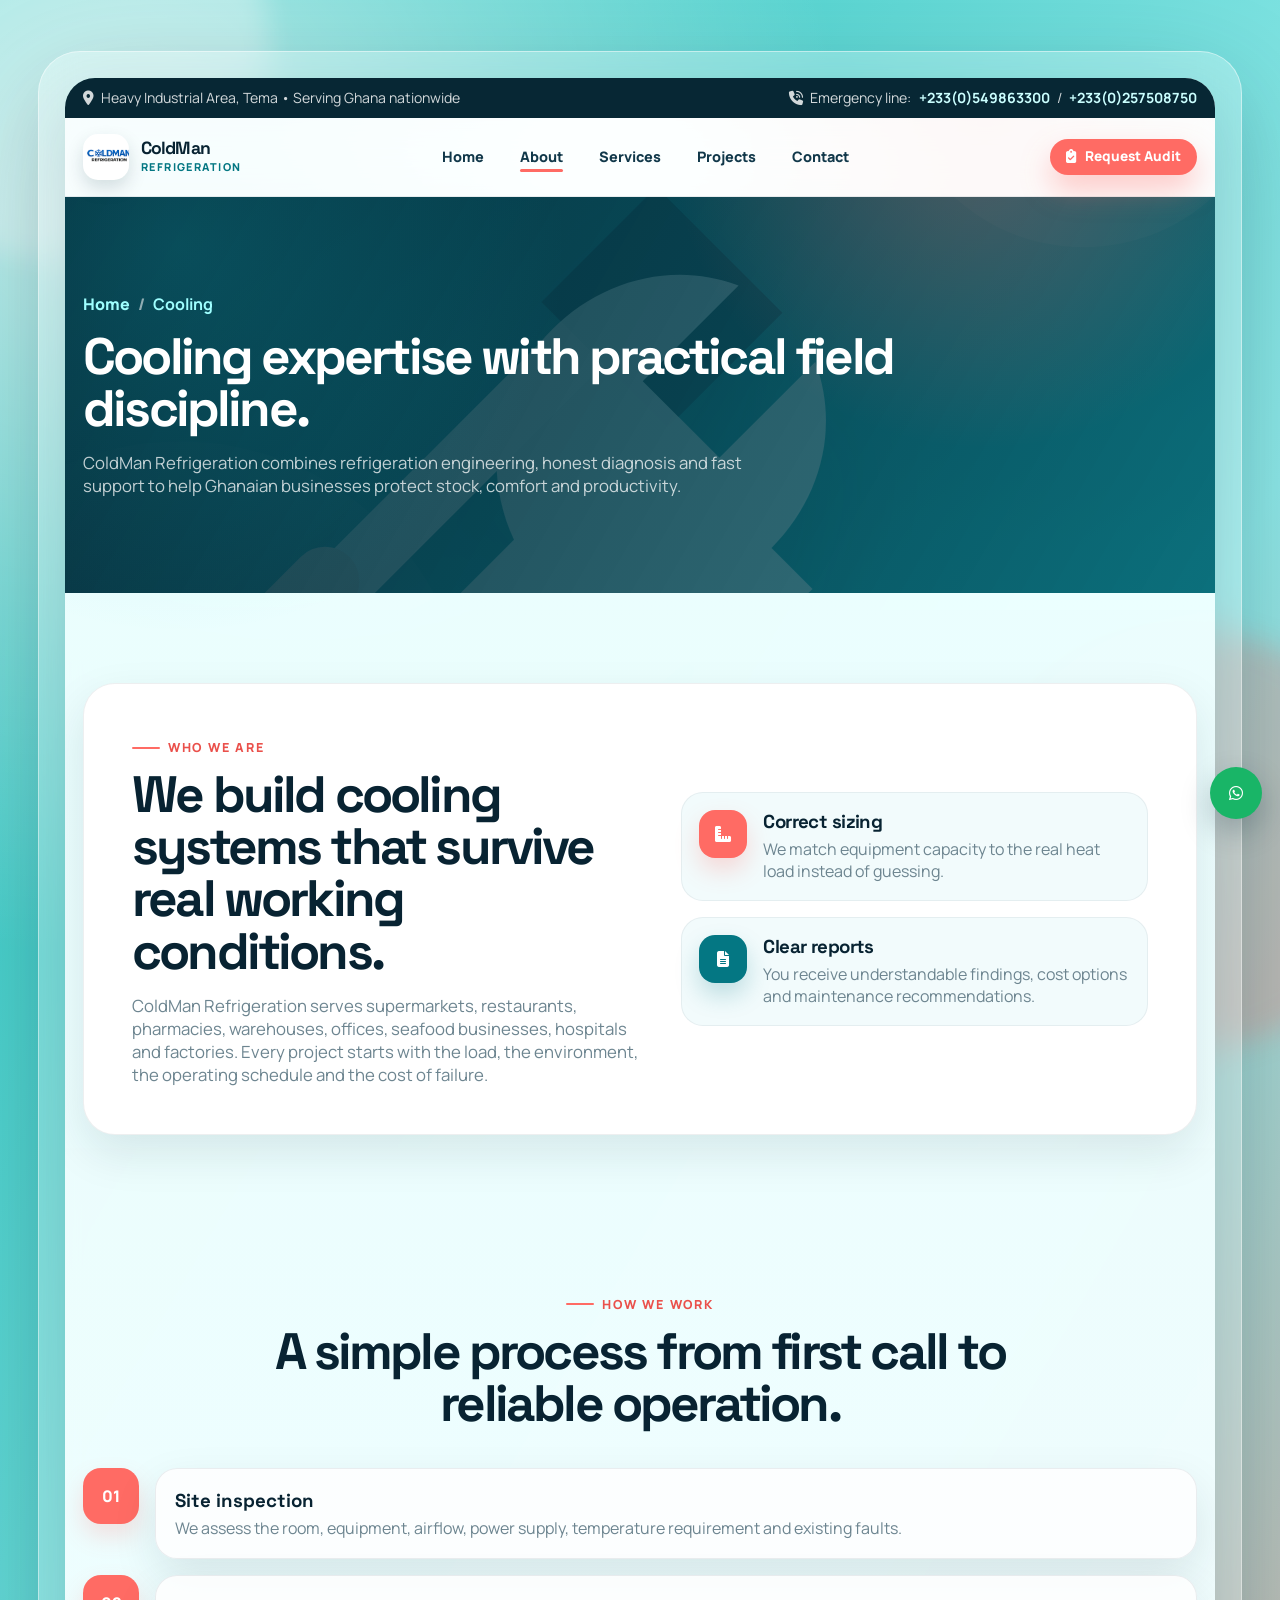
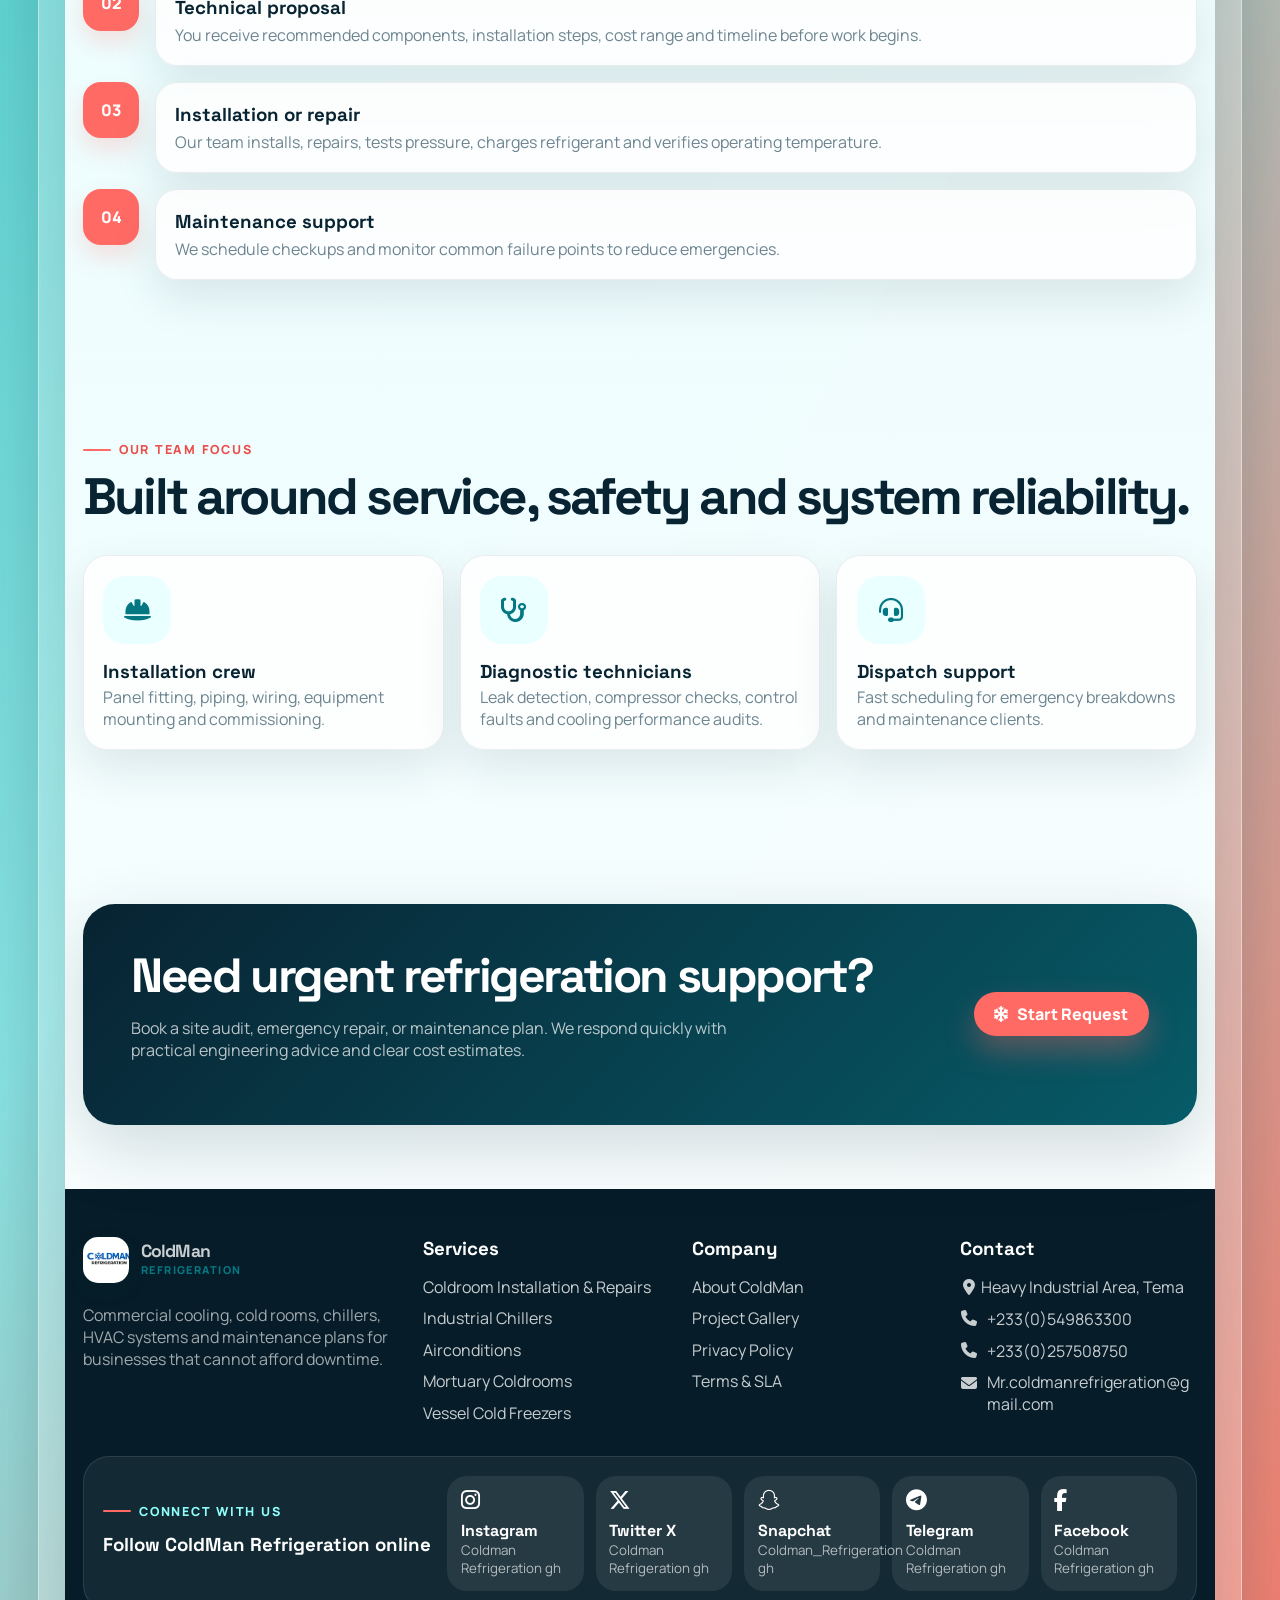
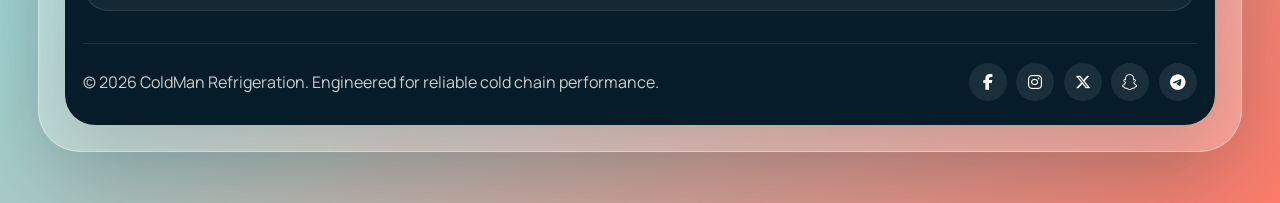
<file: about.html>
<!DOCTYPE html>
<html lang="en">
<head>
  <meta charset="UTF-8">
  <meta name="viewport" content="width=device-width, initial-scale=1.0">
  <meta name="description" content="Learn about ColdMan Refrigeration, our engineering process, values and commercial cooling expertise in Ghana.">
  <title>About ColdMan Refrigeration | Cooling Engineers in Ghana</title>
  <link rel="preconnect" href="https://fonts.googleapis.com">
  <link rel="preconnect" href="https://fonts.gstatic.com" crossorigin>
  <link rel="stylesheet" href="https://cdnjs.cloudflare.com/ajax/libs/font-awesome/6.5.1/css/all.min.css">
  <link rel="stylesheet" href="style.css">
</head>
<body>
  <a class="skip-link" href="#main">Skip to content</a>
  <div class="page-shell">
    <div class="site-frame">
      <div class="top-strip">
        <div class="container">
          <span><i class="fa-solid fa-location-dot"></i> Heavy Industrial Area, Tema • Serving Ghana nationwide</span>
          <span><i class="fa-solid fa-phone-volume"></i> Emergency line: <a href="tel:+233549863300">+233(0)549863300</a> / <a href="tel:+233257508750">+233(0)257508750</a></span>
        </div>
      </div>
      <header class="site-header">
        <div class="container navbar">
          <a class="brand" href="index.html" aria-label="ColdMan Refrigeration home">
            <img class="brand-logo" src="images/coldman-logo.png" alt="ColdMan Refrigeration logo">
            <span class="brand-text"><strong>ColdMan</strong><small>Refrigeration</small></span>
          </a>
          <nav class="nav-links" aria-label="Main navigation">
            <a href="index.html">Home</a>
            <a href="about.html">About</a>
            <a href="services.html">Services</a>
            <a href="projects.html">Projects</a>
            <a href="contact.html">Contact</a>
          </nav>
          <div class="nav-actions">
            <button class="btn btn-primary btn-small" type="button" data-open-quote><i class="fa-solid fa-clipboard-check"></i> Request Audit</button>
            <button class="menu-toggle" type="button" aria-label="Toggle menu" aria-expanded="false"><i class="fa-solid fa-bars"></i></button>
          </div>
        </div>
      </header>

      <main id="main">
<section class="page-hero" style="background-image: linear-gradient(120deg, rgba(6,43,57,.96), rgba(7,91,104,.78)), url(images/hero-technician.svg)">
  <div class="container">
    <div class="breadcrumbs"><a href="index.html">Home</a><span>/</span><strong>Cooling</strong></div>
    <h1 class="section-title">Cooling expertise with practical field discipline.</h1>
    <p class="section-lead">ColdMan Refrigeration combines refrigeration engineering, honest diagnosis and fast support to help Ghanaian businesses protect stock, comfort and productivity.</p>
  </div>
</section>
        <section class="section">
          <div class="container">
            <div class="promise" data-animate>
              <div>
                <span class="section-eyebrow">Who we are</span>
                <h2 class="section-title">We build cooling systems that survive real working conditions.</h2>
                <p class="section-lead">ColdMan Refrigeration serves supermarkets, restaurants, pharmacies, warehouses, offices, seafood businesses, hospitals and factories. Every project starts with the load, the environment, the operating schedule and the cost of failure.</p>
              </div>
              <div class="promise-list">
                <article class="promise-item"><span class="icon-bubble"><i class="fa-solid fa-ruler-combined"></i></span><div><h3>Correct sizing</h3><p>We match equipment capacity to the real heat load instead of guessing.</p></div></article>
                <article class="promise-item"><span class="icon-bubble aqua"><i class="fa-solid fa-file-lines"></i></span><div><h3>Clear reports</h3><p>You receive understandable findings, cost options and maintenance recommendations.</p></div></article>
              </div>
            </div>
          </div>
        </section>
        <section class="section compact">
          <div class="container">
            <div class="section-head center">
              <span class="section-eyebrow">How we work</span>
              <h2 class="section-title">A simple process from first call to reliable operation.</h2>
            </div>
            <div class="timeline">
              <article class="timeline-item" data-animate><div class="timeline-number">01</div><div class="timeline-content"><h3>Site inspection</h3><p>We assess the room, equipment, airflow, power supply, temperature requirement and existing faults.</p></div></article>
              <article class="timeline-item" data-animate><div class="timeline-number">02</div><div class="timeline-content"><h3>Technical proposal</h3><p>You receive recommended components, installation steps, cost range and timeline before work begins.</p></div></article>
              <article class="timeline-item" data-animate><div class="timeline-number">03</div><div class="timeline-content"><h3>Installation or repair</h3><p>Our team installs, repairs, tests pressure, charges refrigerant and verifies operating temperature.</p></div></article>
              <article class="timeline-item" data-animate><div class="timeline-number">04</div><div class="timeline-content"><h3>Maintenance support</h3><p>We schedule checkups and monitor common failure points to reduce emergencies.</p></div></article>
            </div>
          </div>
        </section>
        <section class="section">
          <div class="container">
            <div class="section-head">
              <div><span class="section-eyebrow">Our team focus</span><h2 class="section-title">Built around service, safety and system reliability.</h2></div>
            </div>
            <div class="team-grid">
              <article class="team-card" data-animate><div class="avatar"><i class="fa-solid fa-helmet-safety"></i></div><h3>Installation crew</h3><p>Panel fitting, piping, wiring, equipment mounting and commissioning.</p></article>
              <article class="team-card" data-animate><div class="avatar"><i class="fa-solid fa-stethoscope"></i></div><h3>Diagnostic technicians</h3><p>Leak detection, compressor checks, control faults and cooling performance audits.</p></article>
              <article class="team-card" data-animate><div class="avatar"><i class="fa-solid fa-headset"></i></div><h3>Dispatch support</h3><p>Fast scheduling for emergency breakdowns and maintenance clients.</p></article>
            </div>
          </div>
        </section>
      </main>

      <section class="section compact">
        <div class="container">
          <div class="cta-band" data-animate>
            <div>
              <h2>Need urgent refrigeration support?</h2>
              <p>Book a site audit, emergency repair, or maintenance plan. We respond quickly with practical engineering advice and clear cost estimates.</p>
            </div>
            <button class="btn btn-primary" type="button" data-open-quote><i class="fa-solid fa-snowflake"></i> Start Request</button>
          </div>
        </div>
      </section>

      <footer class="site-footer">
        <div class="container">
          <div class="footer-grid">
            <div class="footer-brand">
              <a class="brand" href="index.html">
                <img class="brand-logo" src="images/coldman-logo.png" alt="ColdMan Refrigeration logo">
                <span class="brand-text"><strong>ColdMan</strong><small>Refrigeration</small></span>
              </a>
              <p>Commercial cooling, cold rooms, chillers, HVAC systems and maintenance plans for businesses that cannot afford downtime.</p>
            </div>
            <div>
              <h3 class="footer-title">Services</h3>
              <ul class="footer-list">
                <li><a href="services.html#coldrooms">Coldroom Installation & Repairs</a></li>
                <li><a href="services.html#chillers">Industrial Chillers</a></li>
                <li><a href="services.html#airconditions">Airconditions</a></li>
                <li><a href="services.html#mortuary">Mortuary Coldrooms</a></li>
                <li><a href="services.html#vessel">Vessel Cold Freezers</a></li>
              </ul>
            </div>
            <div>
              <h3 class="footer-title">Company</h3>
              <ul class="footer-list">
                <li><a href="about.html">About ColdMan</a></li>
                <li><a href="projects.html">Project Gallery</a></li>
                <li><a href="privacy.html">Privacy Policy</a></li>
                <li><a href="terms.html">Terms & SLA</a></li>
              </ul>
            </div>
            <div>
              <h3 class="footer-title">Contact</h3>
              <ul class="footer-list">
                <li><i class="fa-solid fa-location-dot"></i> Heavy Industrial Area, Tema</li>
                <li><a href="tel:+233549863300"><i class="fa-solid fa-phone"></i> +233(0)549863300</a></li>
                <li><a href="tel:+233257508750"><i class="fa-solid fa-phone"></i> +233(0)257508750</a></li>
                <li><a href="mailto:Mr.coldmanrefrigeration@gmail.com"><i class="fa-solid fa-envelope"></i> Mr.coldmanrefrigeration@gmail.com</a></li>
              </ul>
            </div>
          </div>

          <div class="footer-social-panel" aria-label="ColdMan Refrigeration social media handles">
            <div>
              <span class="section-eyebrow">Connect with us</span>
              <h3 class="footer-title">Follow ColdMan Refrigeration online</h3>
            </div>
            <div class="social-handle-grid">
              <a href="https://www.instagram.com/explore/search/keyword/?q=Coldman%20Refrigeration%20gh" target="_blank" rel="noopener"><i class="fa-brands fa-instagram"></i><span><strong>Instagram</strong><small>Coldman Refrigeration gh</small></span></a>
              <a href="https://x.com/search?q=Coldman%20Refrigeration%20gh" target="_blank" rel="noopener"><i class="fa-brands fa-x-twitter"></i><span><strong>Twitter X</strong><small>Coldman Refrigeration gh</small></span></a>
              <a href="https://www.snapchat.com/add/Coldman_Refrigeration" target="_blank" rel="noopener"><i class="fa-brands fa-snapchat"></i><span><strong>Snapchat</strong><small>Coldman_Refrigeration gh</small></span></a>
              <a href="https://t.me/s/ColdmanRefrigerationgh" target="_blank" rel="noopener"><i class="fa-brands fa-telegram"></i><span><strong>Telegram</strong><small>Coldman Refrigeration gh</small></span></a>
              <a href="https://www.facebook.com/search/top?q=Coldman%20Refrigeration%20gh" target="_blank" rel="noopener"><i class="fa-brands fa-facebook-f"></i><span><strong>Facebook</strong><small>Coldman Refrigeration gh</small></span></a>
            </div>
          </div>
          <div class="footer-bottom">
            <span>© 2026 ColdMan Refrigeration. Engineered for reliable cold chain performance.</span>
            <div class="socials" aria-label="Social media handles">
              <a href="https://www.facebook.com/search/top?q=Coldman%20Refrigeration%20gh" target="_blank" rel="noopener" aria-label="Facebook: Coldman Refrigeration gh" title="Facebook: Coldman Refrigeration gh"><i class="fa-brands fa-facebook-f"></i></a>
              <a href="https://www.instagram.com/explore/search/keyword/?q=Coldman%20Refrigeration%20gh" target="_blank" rel="noopener" aria-label="Instagram: Coldman Refrigeration gh" title="Instagram: Coldman Refrigeration gh"><i class="fa-brands fa-instagram"></i></a>
              <a href="https://x.com/search?q=Coldman%20Refrigeration%20gh" target="_blank" rel="noopener" aria-label="Twitter X: Coldman Refrigeration gh" title="Twitter X: Coldman Refrigeration gh"><i class="fa-brands fa-x-twitter"></i></a>
              <a href="https://www.snapchat.com/add/Coldman_Refrigeration" target="_blank" rel="noopener" aria-label="Snapchat: Coldman_Refrigeration gh" title="Snapchat: Coldman_Refrigeration gh"><i class="fa-brands fa-snapchat"></i></a>
              <a href="https://t.me/s/ColdmanRefrigerationgh" target="_blank" rel="noopener" aria-label="Telegram: Coldman Refrigeration gh" title="Telegram: Coldman Refrigeration gh"><i class="fa-brands fa-telegram"></i></a>
            </div>
          </div>
        </div>
      </footer>
    </div>
  </div>

  <div class="modal" id="quoteModal" aria-hidden="true" role="dialog" aria-modal="true" aria-labelledby="quoteTitle">
    <div class="modal-card">
      <div class="modal-head">
        <h2 id="quoteTitle">Request an audit</h2>
        <button class="close-modal" type="button" data-close-modal aria-label="Close request form"><i class="fa-solid fa-xmark"></i></button>
      </div>
      <form id="quoteForm" class="calc-form">
        <div class="form-grid">
          <div class="field"><label for="qName">Full name</label><input id="qName" name="client_name" type="text" placeholder="Your name" required></div>
          <div class="field"><label for="qPhone">Phone number</label><input id="qPhone" name="client_phone" type="tel" placeholder="024 xxx xxxx" required></div>
          <div class="field"><label for="qService">Service type</label><select id="qService" name="service_type" required><option value="Coldroom installation, service and repairs">Coldroom installation, service and repairs</option><option value="Industrial chillers installation, service and repairs">Industrial chillers installation, service and repairs</option><option value="Airconditions installation, service and repairs">Airconditions installation, service and repairs</option><option value="Mortuary coldroom installation, service and repairs">Mortuary coldroom installation, service and repairs</option><option value="Vessel cold freezers installation, service and repairs">Vessel cold freezers installation, service and repairs</option></select></div>
          <div class="field"><label for="qLocation">Location</label><input id="qLocation" name="location" type="text" placeholder="Tema, Accra, Kumasi..." required></div>
        </div>
        <div class="field"><label for="qDetails">Project details</label><textarea id="qDetails" name="details" placeholder="Tell us the system size, issue, temperature target, and timeline."></textarea></div>
        <button class="btn btn-primary" type="submit"><i class="fa-solid fa-paper-plane"></i> Save Request</button>
        <p class="form-note">This demo stores the request in your browser. The contact page can submit to process.php on a PHP server.</p>
      </form>
    </div>
  </div>

  <div class="toast" id="toast" role="status" aria-live="polite"></div>
  <div class="float-actions">
    <a class="float-whatsapp" href="https://wa.me/233257508750" aria-label="Chat on WhatsApp"><i class="fa-brands fa-whatsapp"></i></a>
    <button class="back-top" type="button" aria-label="Back to top"><i class="fa-solid fa-arrow-up"></i></button>
  </div>
  <script src="app.js"></script>
</body>
</html>
</file>
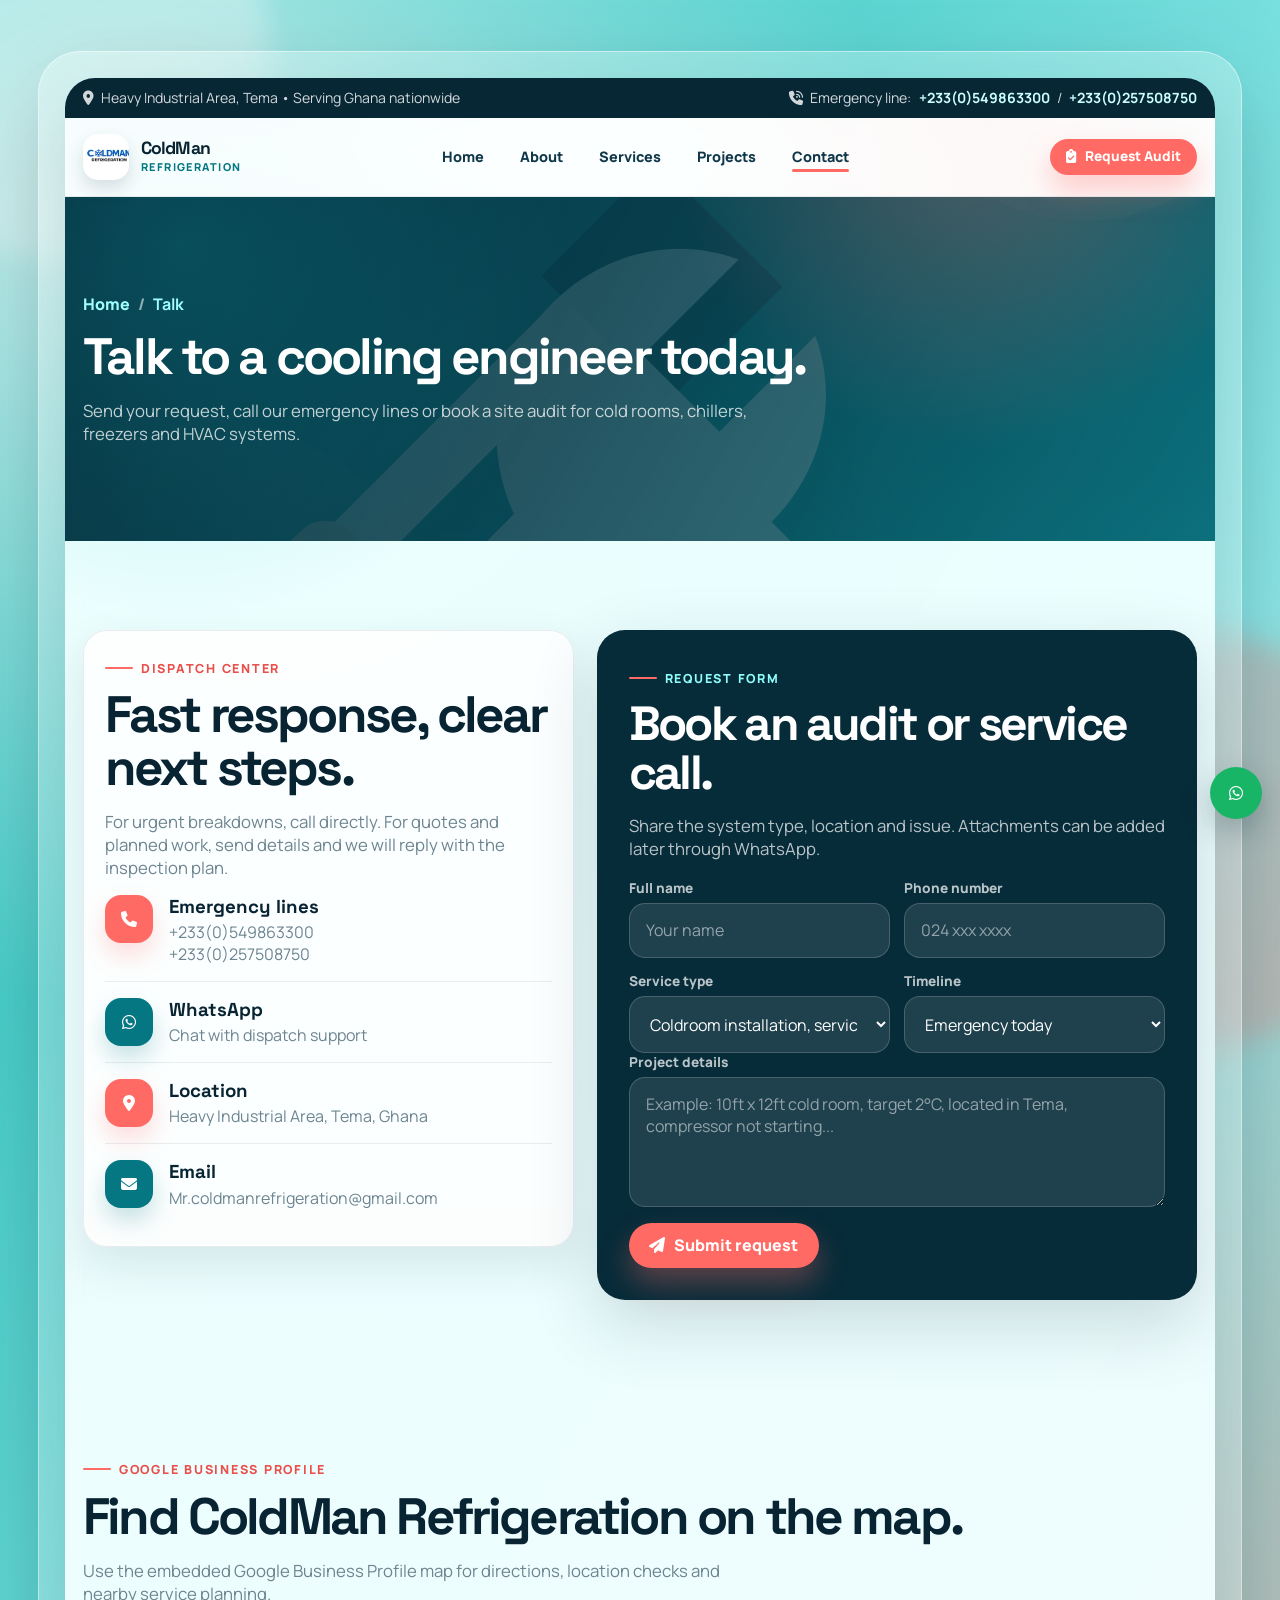
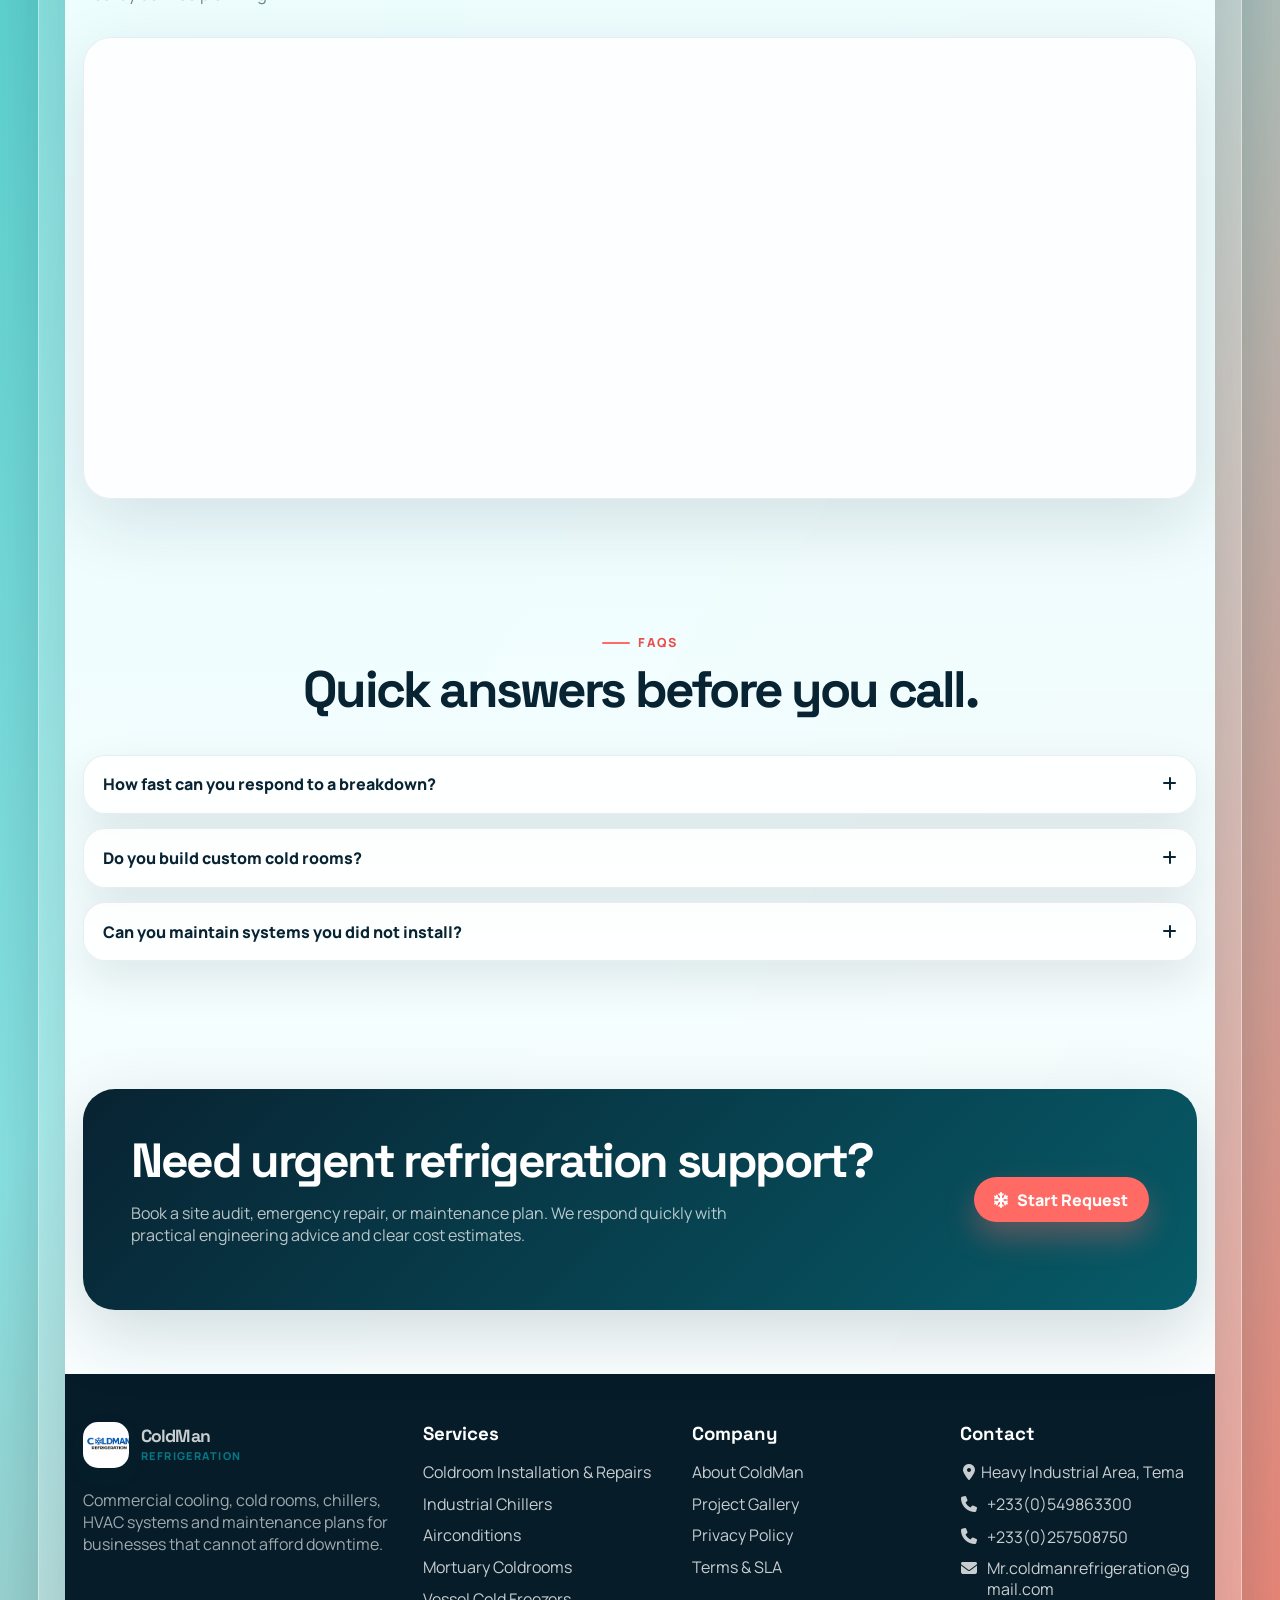
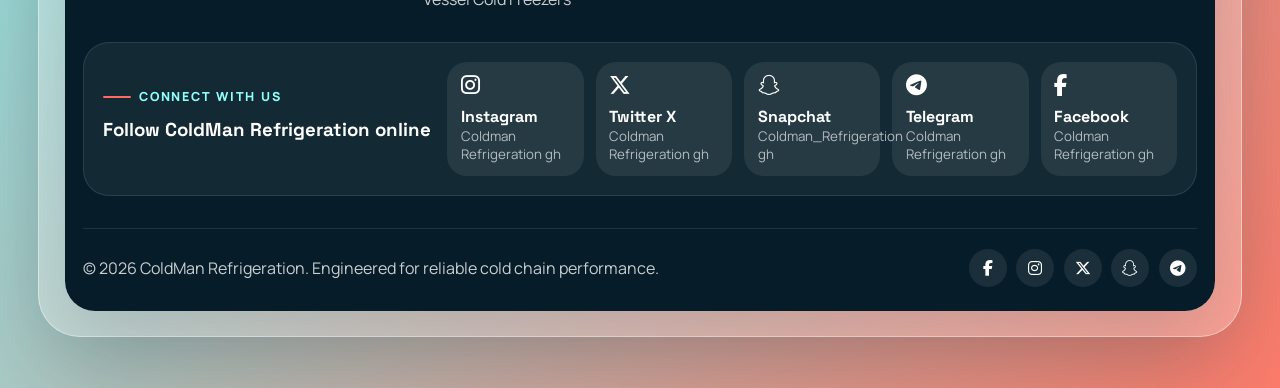
<file: contact.html>
<!DOCTYPE html>
<html lang="en">

<head>
  <meta charset="UTF-8">
  <meta name="viewport" content="width=device-width, initial-scale=1.0">
  <meta name="description"
    content="Contact ColdMan Refrigeration for emergency repairs, cold room installation, chiller service and HVAC maintenance in Ghana.">
  <title>Contact ColdMan Refrigeration | Request Cooling Audit</title>
  <link rel="preconnect" href="https://fonts.googleapis.com">
  <link rel="preconnect" href="https://fonts.gstatic.com" crossorigin>
  <link rel="stylesheet" href="https://cdnjs.cloudflare.com/ajax/libs/font-awesome/6.5.1/css/all.min.css">
  <link rel="stylesheet" href="style.css">
</head>

<body>
  <a class="skip-link" href="#main">Skip to content</a>
  <div class="page-shell">
    <div class="site-frame">
      <div class="top-strip">
        <div class="container">
          <span><i class="fa-solid fa-location-dot"></i> Heavy Industrial Area, Tema • Serving Ghana nationwide</span>
          <span><i class="fa-solid fa-phone-volume"></i> Emergency line: <a
              href="tel:+233549863300">+233(0)549863300</a> / <a href="tel:+233257508750">+233(0)257508750</a></span>
        </div>
      </div>
      <header class="site-header">
        <div class="container navbar">
          <a class="brand" href="index.html" aria-label="ColdMan Refrigeration home">
            <img class="brand-logo" src="images/coldman-logo.png" alt="ColdMan Refrigeration logo">
            <span class="brand-text"><strong>ColdMan</strong><small>Refrigeration</small></span>
          </a>
          <nav class="nav-links" aria-label="Main navigation">
            <a href="index.html">Home</a>
            <a href="about.html">About</a>
            <a href="services.html">Services</a>
            <a href="projects.html">Projects</a>
            <a href="contact.html">Contact</a>
          </nav>
          <div class="nav-actions">
            <button class="btn btn-primary btn-small" type="button" data-open-quote><i
                class="fa-solid fa-clipboard-check"></i> Request Audit</button>
            <button class="menu-toggle" type="button" aria-label="Toggle menu" aria-expanded="false"><i
                class="fa-solid fa-bars"></i></button>
          </div>
        </div>
      </header>

      <main id="main">
        <section class="page-hero"
          style="background-image: linear-gradient(120deg, rgba(6,43,57,.96), rgba(7,91,104,.78)), url(images/hero-technician.svg)">
          <div class="container">
            <div class="breadcrumbs"><a href="index.html">Home</a><span>/</span><strong>Talk</strong></div>
            <h1 class="section-title">Talk to a cooling engineer today.</h1>
            <p class="section-lead">Send your request, call our emergency lines or book a site audit for cold rooms,
              chillers, freezers and HVAC systems.</p>
          </div>
        </section>
        <section class="section">
          <div class="container contact-layout">
            <aside class="contact-card" data-animate>
              <span class="section-eyebrow">Dispatch center</span>
              <h2 class="section-title">Fast response, clear next steps.</h2>
              <p class="section-lead">For urgent breakdowns, call directly. For quotes and planned work, send details
                and we will reply with the inspection plan.</p>
              <div class="contact-row"><span class="icon-bubble"><i class="fa-solid fa-phone"></i></span>
                <div>
                  <h3>Emergency lines</h3>
                  <p><a href="tel:+233549863300">+233(0)549863300</a><br><a
                      href="tel:+233257508750">+233(0)257508750</a></p>
                </div>
              </div>
              <div class="contact-row"><span class="icon-bubble aqua"><i class="fa-brands fa-whatsapp"></i></span>
                <div>
                  <h3>WhatsApp</h3>
                  <p><a href="https://wa.me/233257508750">Chat with dispatch support</a></p>
                </div>
              </div>
              <div class="contact-row"><span class="icon-bubble"><i class="fa-solid fa-location-dot"></i></span>
                <div>
                  <h3>Location</h3>
                  <p>Heavy Industrial Area, Tema, Ghana</p>
                </div>
              </div>
              <div class="contact-row"><span class="icon-bubble aqua"><i class="fa-solid fa-envelope"></i></span>
                <div>
                  <h3>Email</h3>
                  <p><a href="mailto:Mr.coldmanrefrigeration@gmail.com">Mr.coldmanrefrigeration@gmail.com</a></p>
                </div>
              </div>
            </aside>
            <form class="contact-form" action="process.php" method="post" data-contact-form data-animate>
              <span class="section-eyebrow" style="color:#8ffffc">Request form</span>
              <h2 class="section-title">Book an audit or service call.</h2>
              <p class="section-lead">Share the system type, location and issue. Attachments can be added later through
                WhatsApp.</p>
              <div class="form-grid">
                <div class="field"><label for="clientName">Full name</label><input id="clientName" name="client_name"
                    type="text" placeholder="Your name" required></div>
                <div class="field"><label for="clientPhone">Phone number</label><input id="clientPhone"
                    name="client_phone" type="tel" placeholder="024 xxx xxxx" required></div>
                <div class="field"><label for="serviceType">Service type</label><select id="serviceType"
                    name="service_type" required>
                    <option value="Coldroom installation, service and repairs">Coldroom installation, service and
                      repairs</option>
                    <option value="Industrial chillers installation, service and repairs">Industrial chillers
                      installation, service and repairs</option>
                    <option value="Airconditions installation, service and repairs">Airconditions installation, service
                      and repairs</option>
                    <option value="Mortuary coldroom installation, service and repairs">Mortuary coldroom installation,
                      service and repairs</option>
                    <option value="Vessel cold freezers installation, service and repairs">Vessel cold freezers
                      installation, service and repairs</option>
                  </select></div>
                <div class="field"><label for="timeline">Timeline</label><select id="timeline" name="timeline">
                    <option>Emergency today</option>
                    <option>This week</option>
                    <option>This month</option>
                    <option>Planning stage</option>
                  </select></div>
              </div>
              <div class="field"><label for="details">Project details</label><textarea id="details" name="details"
                  placeholder="Example: 10ft x 12ft cold room, target 2°C, located in Tema, compressor not starting..."
                  required></textarea></div>
              <button class="btn btn-primary" type="submit"><i class="fa-solid fa-paper-plane"></i> Submit
                request</button>
            </form>
          </div>
        </section>

        <section class="section compact map-section">
          <div class="container">
            <div class="section-head">
              <div>
                <span class="section-eyebrow">Google Business Profile</span>
                <h2 class="section-title">Find ColdMan Refrigeration on the map.</h2>
                <p class="section-lead">Use the embedded Google Business Profile map for directions, location checks and
                  nearby service planning.</p>
              </div>
            </div>
            <div class="map-card" data-animate>
              <iframe
                src="https://www.google.com/maps/embed?pb=!1m18!1m12!1m3!1d3096.5863721737987!2d0.028329973644397526!3d5.677298932420805!2m3!1f0!2f0!3f0!3m2!1i1024!2i768!4f13.1!3m3!1m2!1s0x10207f76a9cae2eb%3A0xdb31f9b1a6976727!2sColdMan%20Refrigeration!5e1!3m2!1sen!2sgh!4v1783327991857!5m2!1sen!2sgh"
                width="600" height="450" style="border:0;" allowfullscreen="" loading="lazy"
                referrerpolicy="strict-origin-when-cross-origin"></iframe>
            </div>
          </div>
        </section>
        <section class="section compact">
          <div class="container">
            <div class="section-head center"><span class="section-eyebrow">FAQs</span>
              <h2 class="section-title">Quick answers before you call.</h2>
            </div>
            <div class="faq-list">
              <div class="faq-item" data-animate><button class="faq-question" type="button">How fast can you respond to
                  a breakdown? <i class="fa-solid fa-plus"></i></button>
                <div class="faq-answer">
                  <p>Response time depends on your location and current dispatch load. Tema and Accra emergency jobs are
                    prioritized first.</p>
                </div>
              </div>
              <div class="faq-item" data-animate><button class="faq-question" type="button">Do you build custom cold
                  rooms? <i class="fa-solid fa-plus"></i></button>
                <div class="faq-answer">
                  <p>Yes. We size the room, panels, evaporator, condensing unit and controls based on product type, door
                    openings and temperature target.</p>
                </div>
              </div>
              <div class="faq-item" data-animate><button class="faq-question" type="button">Can you maintain systems you
                  did not install? <i class="fa-solid fa-plus"></i></button>
                <div class="faq-answer">
                  <p>Yes. We inspect the existing system, document its condition, then recommend a maintenance plan or
                    repair list.</p>
                </div>
              </div>
            </div>
          </div>
        </section>
      </main>

      <section class="section compact">
        <div class="container">
          <div class="cta-band" data-animate>
            <div>
              <h2>Need urgent refrigeration support?</h2>
              <p>Book a site audit, emergency repair, or maintenance plan. We respond quickly with practical engineering
                advice and clear cost estimates.</p>
            </div>
            <button class="btn btn-primary" type="button" data-open-quote><i class="fa-solid fa-snowflake"></i> Start
              Request</button>
          </div>
        </div>
      </section>

      <footer class="site-footer">
        <div class="container">
          <div class="footer-grid">
            <div class="footer-brand">
              <a class="brand" href="index.html">
                <img class="brand-logo" src="images/coldman-logo.png" alt="ColdMan Refrigeration logo">
                <span class="brand-text"><strong>ColdMan</strong><small>Refrigeration</small></span>
              </a>
              <p>Commercial cooling, cold rooms, chillers, HVAC systems and maintenance plans for businesses that cannot
                afford downtime.</p>
            </div>
            <div>
              <h3 class="footer-title">Services</h3>
              <ul class="footer-list">
                <li><a href="services.html#coldrooms">Coldroom Installation & Repairs</a></li>
                <li><a href="services.html#chillers">Industrial Chillers</a></li>
                <li><a href="services.html#airconditions">Airconditions</a></li>
                <li><a href="services.html#mortuary">Mortuary Coldrooms</a></li>
                <li><a href="services.html#vessel">Vessel Cold Freezers</a></li>
              </ul>
            </div>
            <div>
              <h3 class="footer-title">Company</h3>
              <ul class="footer-list">
                <li><a href="about.html">About ColdMan</a></li>
                <li><a href="projects.html">Project Gallery</a></li>
                <li><a href="privacy.html">Privacy Policy</a></li>
                <li><a href="terms.html">Terms & SLA</a></li>
              </ul>
            </div>
            <div>
              <h3 class="footer-title">Contact</h3>
              <ul class="footer-list">
                <li><i class="fa-solid fa-location-dot"></i> Heavy Industrial Area, Tema</li>
                <li><a href="tel:+233549863300"><i class="fa-solid fa-phone"></i> +233(0)549863300</a></li>
                <li><a href="tel:+233257508750"><i class="fa-solid fa-phone"></i> +233(0)257508750</a></li>
                <li><a href="mailto:Mr.coldmanrefrigeration@gmail.com"><i class="fa-solid fa-envelope"></i>
                    Mr.coldmanrefrigeration@gmail.com</a></li>
              </ul>
            </div>
          </div>

          <div class="footer-social-panel" aria-label="ColdMan Refrigeration social media handles">
            <div>
              <span class="section-eyebrow">Connect with us</span>
              <h3 class="footer-title">Follow ColdMan Refrigeration online</h3>
            </div>
            <div class="social-handle-grid">
              <a href="https://www.instagram.com/explore/search/keyword/?q=Coldman%20Refrigeration%20gh" target="_blank"
                rel="noopener"><i class="fa-brands fa-instagram"></i><span><strong>Instagram</strong><small>Coldman
                    Refrigeration gh</small></span></a>
              <a href="https://x.com/search?q=Coldman%20Refrigeration%20gh" target="_blank" rel="noopener"><i
                  class="fa-brands fa-x-twitter"></i><span><strong>Twitter X</strong><small>Coldman Refrigeration
                    gh</small></span></a>
              <a href="https://www.snapchat.com/add/Coldman_Refrigeration" target="_blank" rel="noopener"><i
                  class="fa-brands fa-snapchat"></i><span><strong>Snapchat</strong><small>Coldman_Refrigeration
                    gh</small></span></a>
              <a href="https://t.me/s/ColdmanRefrigerationgh" target="_blank" rel="noopener"><i
                  class="fa-brands fa-telegram"></i><span><strong>Telegram</strong><small>Coldman Refrigeration
                    gh</small></span></a>
              <a href="https://www.facebook.com/search/top?q=Coldman%20Refrigeration%20gh" target="_blank"
                rel="noopener"><i class="fa-brands fa-facebook-f"></i><span><strong>Facebook</strong><small>Coldman
                    Refrigeration gh</small></span></a>
            </div>
          </div>
          <div class="footer-bottom">
            <span>© 2026 ColdMan Refrigeration. Engineered for reliable cold chain performance.</span>
            <div class="socials" aria-label="Social media handles">
              <a href="https://www.facebook.com/search/top?q=Coldman%20Refrigeration%20gh" target="_blank"
                rel="noopener" aria-label="Facebook: Coldman Refrigeration gh"
                title="Facebook: Coldman Refrigeration gh"><i class="fa-brands fa-facebook-f"></i></a>
              <a href="https://www.instagram.com/explore/search/keyword/?q=Coldman%20Refrigeration%20gh" target="_blank"
                rel="noopener" aria-label="Instagram: Coldman Refrigeration gh"
                title="Instagram: Coldman Refrigeration gh"><i class="fa-brands fa-instagram"></i></a>
              <a href="https://x.com/search?q=Coldman%20Refrigeration%20gh" target="_blank" rel="noopener"
                aria-label="Twitter X: Coldman Refrigeration gh" title="Twitter X: Coldman Refrigeration gh"><i
                  class="fa-brands fa-x-twitter"></i></a>
              <a href="https://www.snapchat.com/add/Coldman_Refrigeration" target="_blank" rel="noopener"
                aria-label="Snapchat: Coldman_Refrigeration gh" title="Snapchat: Coldman_Refrigeration gh"><i
                  class="fa-brands fa-snapchat"></i></a>
              <a href="https://t.me/s/ColdmanRefrigerationgh" target="_blank" rel="noopener"
                aria-label="Telegram: Coldman Refrigeration gh" title="Telegram: Coldman Refrigeration gh"><i
                  class="fa-brands fa-telegram"></i></a>
            </div>
          </div>
        </div>
      </footer>
    </div>
  </div>

  <div class="modal" id="quoteModal" aria-hidden="true" role="dialog" aria-modal="true" aria-labelledby="quoteTitle">
    <div class="modal-card">
      <div class="modal-head">
        <h2 id="quoteTitle">Request an audit</h2>
        <button class="close-modal" type="button" data-close-modal aria-label="Close request form"><i
            class="fa-solid fa-xmark"></i></button>
      </div>
      <form id="quoteForm" class="calc-form">
        <div class="form-grid">
          <div class="field"><label for="qName">Full name</label><input id="qName" name="client_name" type="text"
              placeholder="Your name" required></div>
          <div class="field"><label for="qPhone">Phone number</label><input id="qPhone" name="client_phone" type="tel"
              placeholder="024 xxx xxxx" required></div>
          <div class="field"><label for="qService">Service type</label><select id="qService" name="service_type"
              required>
              <option value="Coldroom installation, service and repairs">Coldroom installation, service and repairs
              </option>
              <option value="Industrial chillers installation, service and repairs">Industrial chillers installation,
                service and repairs</option>
              <option value="Airconditions installation, service and repairs">Airconditions installation, service and
                repairs</option>
              <option value="Mortuary coldroom installation, service and repairs">Mortuary coldroom installation,
                service and repairs</option>
              <option value="Vessel cold freezers installation, service and repairs">Vessel cold freezers installation,
                service and repairs</option>
            </select></div>
          <div class="field"><label for="qLocation">Location</label><input id="qLocation" name="location" type="text"
              placeholder="Tema, Accra, Kumasi..." required></div>
        </div>
        <div class="field"><label for="qDetails">Project details</label><textarea id="qDetails" name="details"
            placeholder="Tell us the system size, issue, temperature target, and timeline."></textarea></div>
        <button class="btn btn-primary" type="submit"><i class="fa-solid fa-paper-plane"></i> Save Request</button>
      </form>
    </div>
  </div>

  <div class="toast" id="toast" role="status" aria-live="polite"></div>
  <div class="float-actions">
    <a class="float-whatsapp" href="https://wa.me/233257508750" aria-label="Chat on WhatsApp"><i
        class="fa-brands fa-whatsapp"></i></a>
    <button class="back-top" type="button" aria-label="Back to top"><i class="fa-solid fa-arrow-up"></i></button>
  </div>
  <script src="app.js"></script>
</body>

</html>
</file>
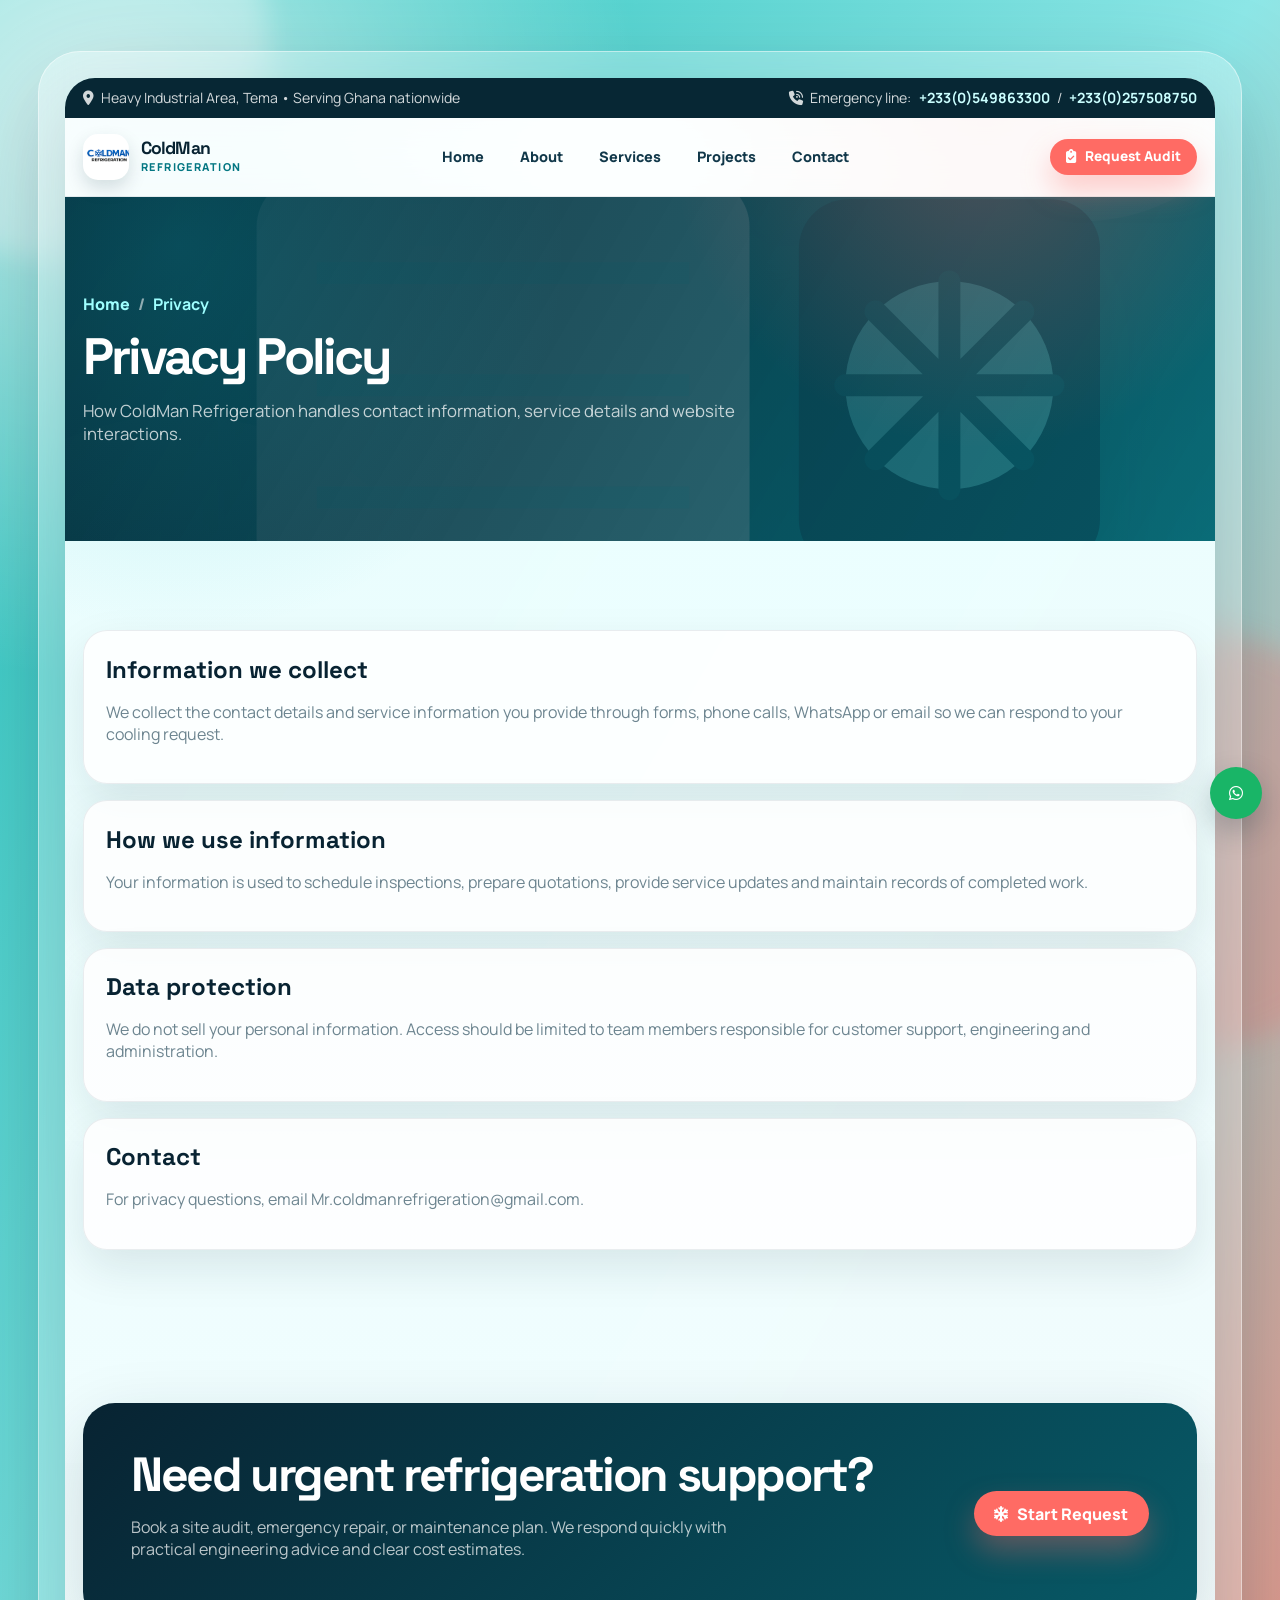
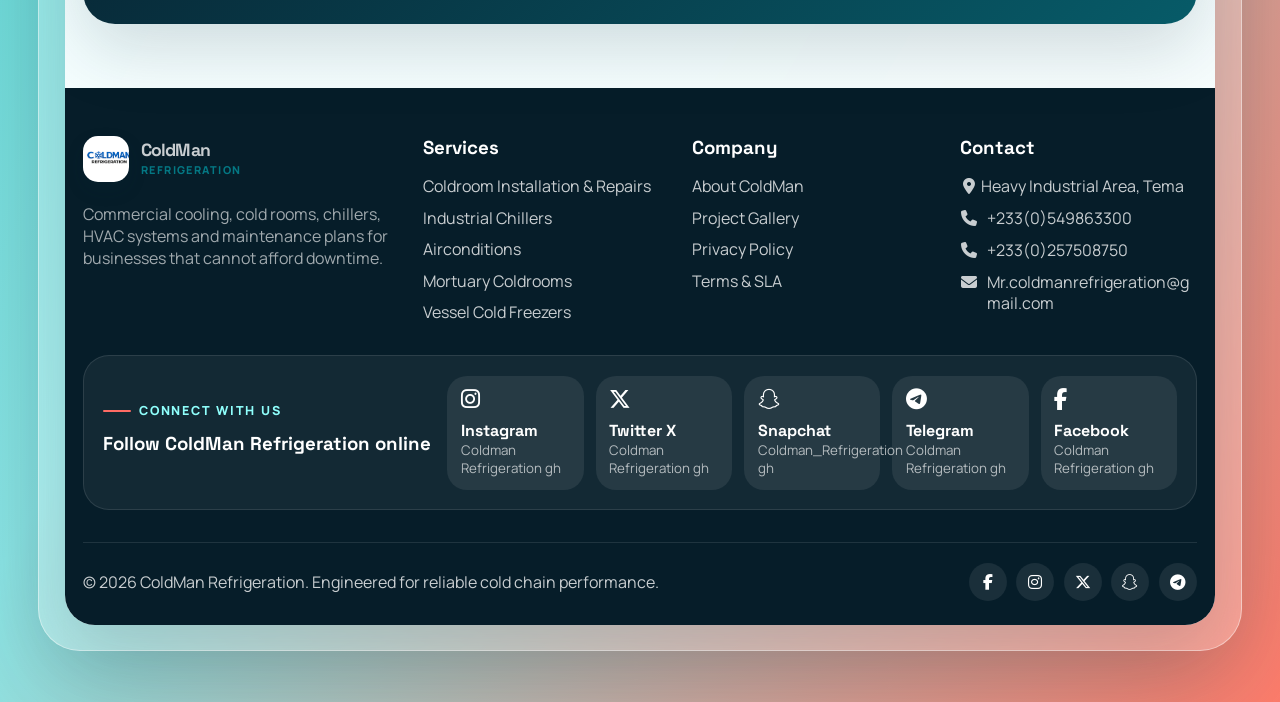
<file: privacy.html>
<!DOCTYPE html>
<html lang="en">

<head>
  <meta charset="UTF-8">
  <meta name="viewport" content="width=device-width, initial-scale=1.0">
  <meta name="description"
    content="ColdMan Refrigeration privacy policy for website visitors and service request forms.">
  <title>Privacy Policy | ColdMan Refrigeration</title>
  <link rel="preconnect" href="https://fonts.googleapis.com">
  <link rel="preconnect" href="https://fonts.gstatic.com" crossorigin>
  <link rel="stylesheet" href="https://cdnjs.cloudflare.com/ajax/libs/font-awesome/6.5.1/css/all.min.css">
  <link rel="stylesheet" href="style.css">
</head>

<body>
  <a class="skip-link" href="#main">Skip to content</a>
  <div class="page-shell">
    <div class="site-frame">
      <div class="top-strip">
        <div class="container">
          <span><i class="fa-solid fa-location-dot"></i> Heavy Industrial Area, Tema • Serving Ghana nationwide</span>
          <span><i class="fa-solid fa-phone-volume"></i> Emergency line: <a
              href="tel:+233549863300">+233(0)549863300</a> / <a href="tel:+233257508750">+233(0)257508750</a></span>
        </div>
      </div>
      <header class="site-header">
        <div class="container navbar">
          <a class="brand" href="index.html" aria-label="ColdMan Refrigeration home">
            <img class="brand-logo" src="images/coldman-logo.png" alt="ColdMan Refrigeration logo">
            <span class="brand-text"><strong>ColdMan</strong><small>Refrigeration</small></span>
          </a>
          <nav class="nav-links" aria-label="Main navigation">
            <a href="index.html">Home</a>
            <a href="about.html">About</a>
            <a href="services.html">Services</a>
            <a href="projects.html">Projects</a>
            <a href="contact.html">Contact</a>
          </nav>
          <div class="nav-actions">
            <button class="btn btn-primary btn-small" type="button" data-open-quote><i
                class="fa-solid fa-clipboard-check"></i> Request Audit</button>
            <button class="menu-toggle" type="button" aria-label="Toggle menu" aria-expanded="false"><i
                class="fa-solid fa-bars"></i></button>
          </div>
        </div>
      </header>

      <main id="main">
        <section class="page-hero">
          <div class="container">
            <div class="breadcrumbs"><a href="index.html">Home</a><span>/</span><strong>Privacy</strong></div>
            <h1 class="section-title">Privacy Policy</h1>
            <p class="section-lead">How ColdMan Refrigeration handles contact information, service details and website
              interactions.</p>
          </div>
        </section>
        <section class="section">
          <div class="container legal-wrap">
            <article class="legal-card">
              <h2>Information we collect</h2>
              <p>We collect the contact details and service information you provide through forms, phone calls, WhatsApp
                or email so we can respond to your cooling request.</p>
            </article>
            <article class="legal-card">
              <h2>How we use information</h2>
              <p>Your information is used to schedule inspections, prepare quotations, provide service updates and
                maintain records of completed work.</p>
            </article>
            <article class="legal-card">
              <h2>Data protection</h2>
              <p>We do not sell your personal information. Access should be limited to team members responsible for
                customer support, engineering and administration.</p>
            </article>
            <article class="legal-card">
              <h2>Contact</h2>
              <p>For privacy questions, email <a
                  href="mailto:Mr.coldmanrefrigeration@gmail.com">Mr.coldmanrefrigeration@gmail.com</a>.</p>
            </article>
          </div>
        </section>
      </main>

      <section class="section compact">
        <div class="container">
          <div class="cta-band" data-animate>
            <div>
              <h2>Need urgent refrigeration support?</h2>
              <p>Book a site audit, emergency repair, or maintenance plan. We respond quickly with practical engineering
                advice and clear cost estimates.</p>
            </div>
            <button class="btn btn-primary" type="button" data-open-quote><i class="fa-solid fa-snowflake"></i> Start
              Request</button>
          </div>
        </div>
      </section>

      <footer class="site-footer">
        <div class="container">
          <div class="footer-grid">
            <div class="footer-brand">
              <a class="brand" href="index.html">
                <img class="brand-logo" src="images/coldman-logo.png" alt="ColdMan Refrigeration logo">
                <span class="brand-text"><strong>ColdMan</strong><small>Refrigeration</small></span>
              </a>
              <p>Commercial cooling, cold rooms, chillers, HVAC systems and maintenance plans for businesses that cannot
                afford downtime.</p>
            </div>
            <div>
              <h3 class="footer-title">Services</h3>
              <ul class="footer-list">
                <li><a href="services.html#coldrooms">Coldroom Installation & Repairs</a></li>
                <li><a href="services.html#chillers">Industrial Chillers</a></li>
                <li><a href="services.html#airconditions">Airconditions</a></li>
                <li><a href="services.html#mortuary">Mortuary Coldrooms</a></li>
                <li><a href="services.html#vessel">Vessel Cold Freezers</a></li>
              </ul>
            </div>
            <div>
              <h3 class="footer-title">Company</h3>
              <ul class="footer-list">
                <li><a href="about.html">About ColdMan</a></li>
                <li><a href="projects.html">Project Gallery</a></li>
                <li><a href="privacy.html">Privacy Policy</a></li>
                <li><a href="terms.html">Terms & SLA</a></li>
              </ul>
            </div>
            <div>
              <h3 class="footer-title">Contact</h3>
              <ul class="footer-list">
                <li><i class="fa-solid fa-location-dot"></i> Heavy Industrial Area, Tema</li>
                <li><a href="tel:+233549863300"><i class="fa-solid fa-phone"></i> +233(0)549863300</a></li>
                <li><a href="tel:+233257508750"><i class="fa-solid fa-phone"></i> +233(0)257508750</a></li>
                <li><a href="mailto:Mr.coldmanrefrigeration@gmail.com"><i class="fa-solid fa-envelope"></i>
                    Mr.coldmanrefrigeration@gmail.com</a></li>
              </ul>
            </div>
          </div>

          <div class="footer-social-panel" aria-label="ColdMan Refrigeration social media handles">
            <div>
              <span class="section-eyebrow">Connect with us</span>
              <h3 class="footer-title">Follow ColdMan Refrigeration online</h3>
            </div>
            <div class="social-handle-grid">
              <a href="https://www.instagram.com/explore/search/keyword/?q=Coldman%20Refrigeration%20gh" target="_blank"
                rel="noopener"><i class="fa-brands fa-instagram"></i><span><strong>Instagram</strong><small>Coldman
                    Refrigeration gh</small></span></a>
              <a href="https://x.com/search?q=Coldman%20Refrigeration%20gh" target="_blank" rel="noopener"><i
                  class="fa-brands fa-x-twitter"></i><span><strong>Twitter X</strong><small>Coldman Refrigeration
                    gh</small></span></a>
              <a href="https://www.snapchat.com/add/Coldman_Refrigeration" target="_blank" rel="noopener"><i
                  class="fa-brands fa-snapchat"></i><span><strong>Snapchat</strong><small>Coldman_Refrigeration
                    gh</small></span></a>
              <a href="https://t.me/s/ColdmanRefrigerationgh" target="_blank" rel="noopener"><i
                  class="fa-brands fa-telegram"></i><span><strong>Telegram</strong><small>Coldman Refrigeration
                    gh</small></span></a>
              <a href="https://www.facebook.com/search/top?q=Coldman%20Refrigeration%20gh" target="_blank"
                rel="noopener"><i class="fa-brands fa-facebook-f"></i><span><strong>Facebook</strong><small>Coldman
                    Refrigeration gh</small></span></a>
            </div>
          </div>
          <div class="footer-bottom">
            <span>© 2026 ColdMan Refrigeration. Engineered for reliable cold chain performance.</span>
            <div class="socials" aria-label="Social media handles">
              <a href="https://www.facebook.com/search/top?q=Coldman%20Refrigeration%20gh" target="_blank"
                rel="noopener" aria-label="Facebook: Coldman Refrigeration gh"
                title="Facebook: Coldman Refrigeration gh"><i class="fa-brands fa-facebook-f"></i></a>
              <a href="https://www.instagram.com/explore/search/keyword/?q=Coldman%20Refrigeration%20gh" target="_blank"
                rel="noopener" aria-label="Instagram: Coldman Refrigeration gh"
                title="Instagram: Coldman Refrigeration gh"><i class="fa-brands fa-instagram"></i></a>
              <a href="https://x.com/search?q=Coldman%20Refrigeration%20gh" target="_blank" rel="noopener"
                aria-label="Twitter X: Coldman Refrigeration gh" title="Twitter X: Coldman Refrigeration gh"><i
                  class="fa-brands fa-x-twitter"></i></a>
              <a href="https://www.snapchat.com/add/Coldman_Refrigeration" target="_blank" rel="noopener"
                aria-label="Snapchat: Coldman_Refrigeration gh" title="Snapchat: Coldman_Refrigeration gh"><i
                  class="fa-brands fa-snapchat"></i></a>
              <a href="https://t.me/s/ColdmanRefrigerationgh" target="_blank" rel="noopener"
                aria-label="Telegram: Coldman Refrigeration gh" title="Telegram: Coldman Refrigeration gh"><i
                  class="fa-brands fa-telegram"></i></a>
            </div>
          </div>
        </div>
      </footer>
    </div>
  </div>

  <div class="modal" id="quoteModal" aria-hidden="true" role="dialog" aria-modal="true" aria-labelledby="quoteTitle">
    <div class="modal-card">
      <div class="modal-head">
        <h2 id="quoteTitle">Request an audit</h2>
        <button class="close-modal" type="button" data-close-modal aria-label="Close request form"><i
            class="fa-solid fa-xmark"></i></button>
      </div>
      <form id="quoteForm" class="calc-form">
        <div class="form-grid">
          <div class="field"><label for="qName">Full name</label><input id="qName" name="client_name" type="text"
              placeholder="Your name" required></div>
          <div class="field"><label for="qPhone">Phone number</label><input id="qPhone" name="client_phone" type="tel"
              placeholder="024 xxx xxxx" required></div>
          <div class="field"><label for="qService">Service type</label><select id="qService" name="service_type"
              required>
              <option value="Coldroom installation, service and repairs">Coldroom installation, service and repairs
              </option>
              <option value="Industrial chillers installation, service and repairs">Industrial chillers installation,
                service and repairs</option>
              <option value="Airconditions installation, service and repairs">Airconditions installation, service and
                repairs</option>
              <option value="Mortuary coldroom installation, service and repairs">Mortuary coldroom installation,
                service and repairs</option>
              <option value="Vessel cold freezers installation, service and repairs">Vessel cold freezers installation,
                service and repairs</option>
            </select></div>
          <div class="field"><label for="qLocation">Location</label><input id="qLocation" name="location" type="text"
              placeholder="Tema, Accra, Kumasi..." required></div>
        </div>
        <div class="field"><label for="qDetails">Project details</label><textarea id="qDetails" name="details"
            placeholder="Tell us the system size, issue, temperature target, and timeline."></textarea></div>
        <button class="btn btn-primary" type="submit"><i class="fa-solid fa-paper-plane"></i> Save Request</button>
      </form>
    </div>
  </div>

  <div class="toast" id="toast" role="status" aria-live="polite"></div>
  <div class="float-actions">
    <a class="float-whatsapp" href="https://wa.me/233257508750" aria-label="Chat on WhatsApp"><i
        class="fa-brands fa-whatsapp"></i></a>
    <button class="back-top" type="button" aria-label="Back to top"><i class="fa-solid fa-arrow-up"></i></button>
  </div>
  <script src="app.js"></script>
</body>

</html>
</file>
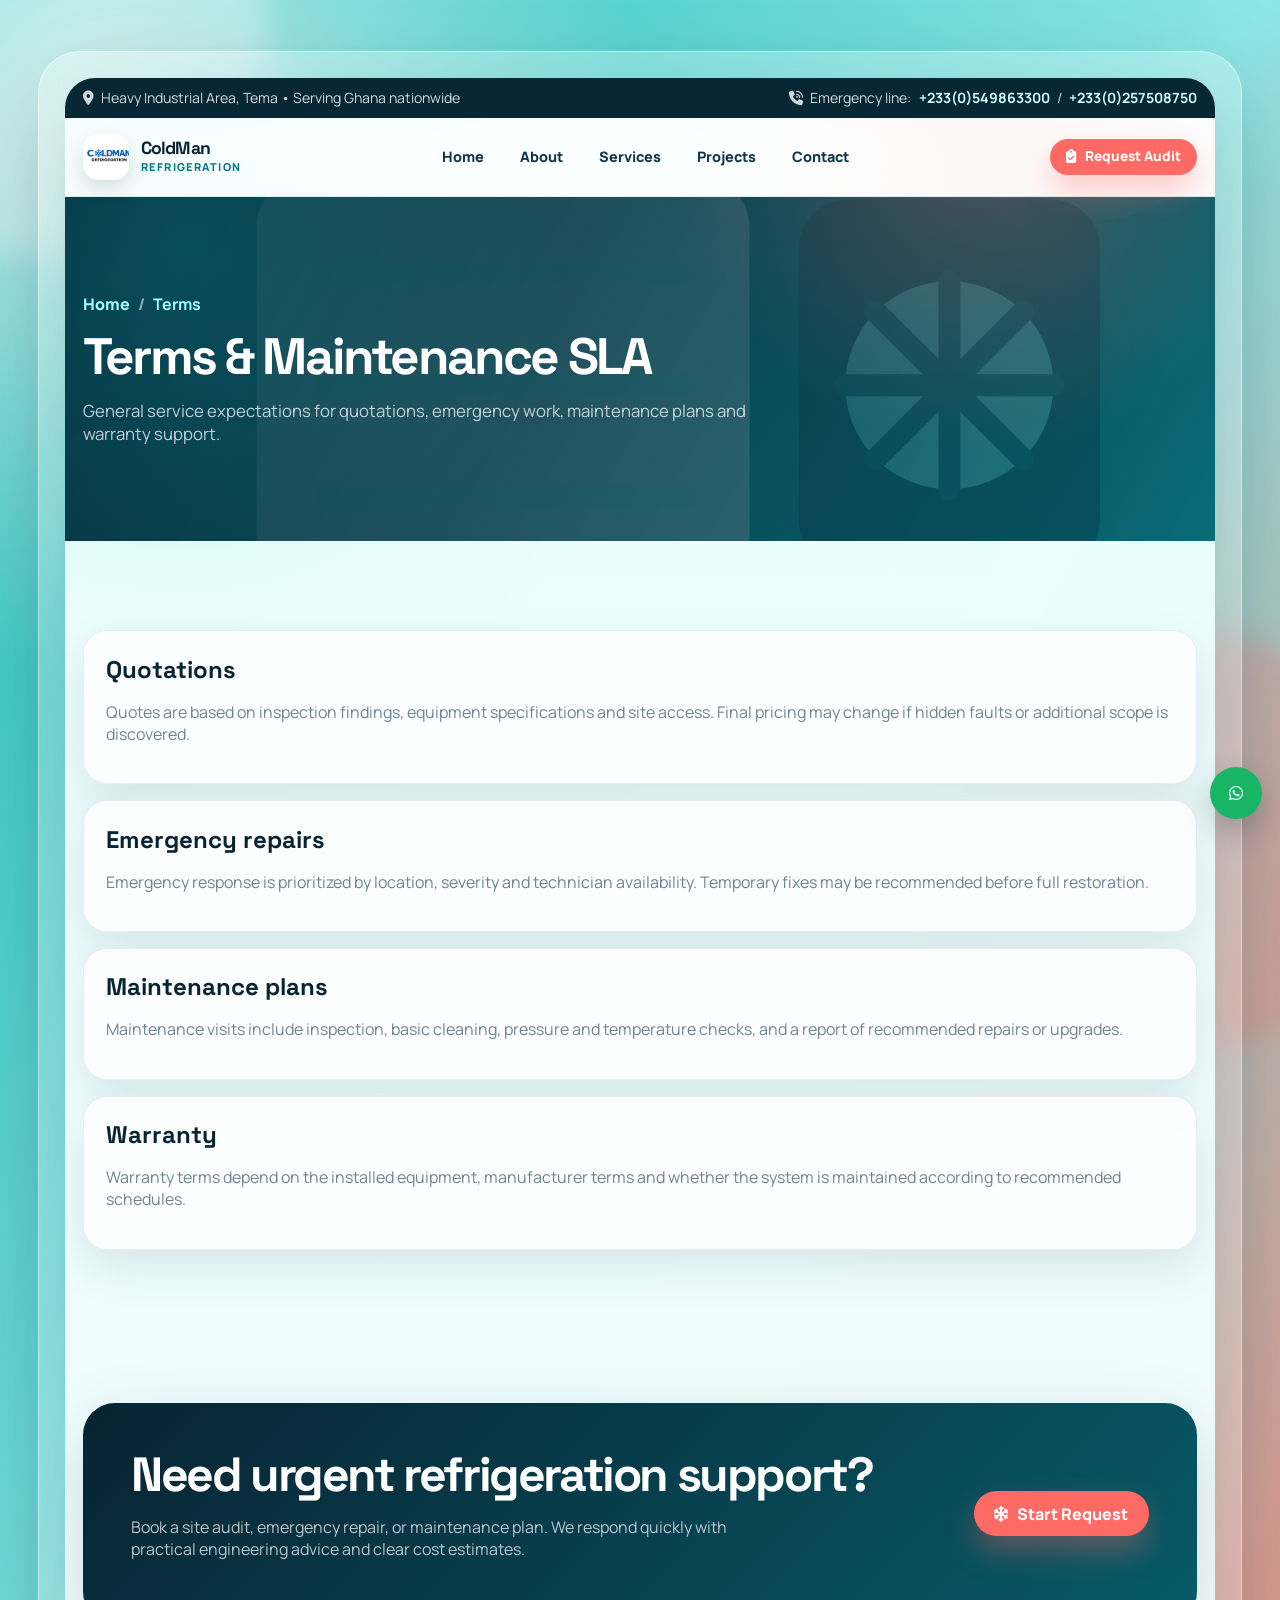
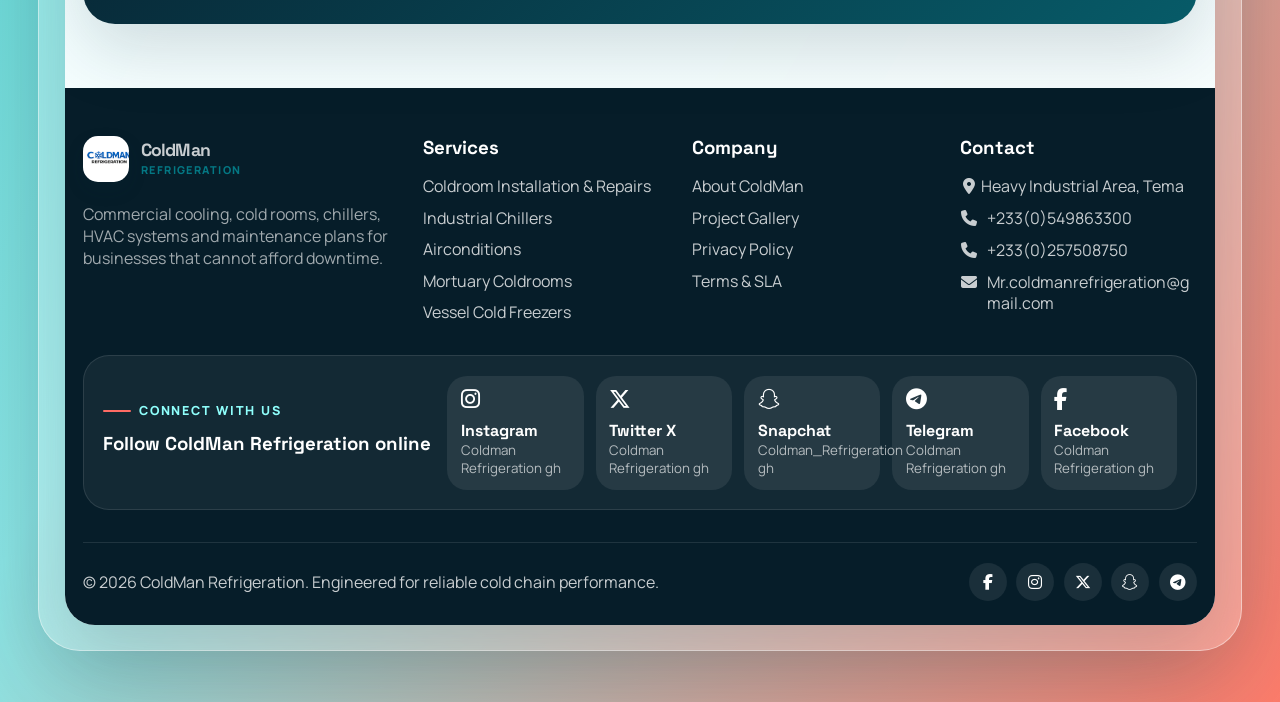
<file: terms.html>
<!DOCTYPE html>
<html lang="en">

<head>
  <meta charset="UTF-8">
  <meta name="viewport" content="width=device-width, initial-scale=1.0">
  <meta name="description" content="ColdMan Refrigeration service terms and maintenance SLA overview.">
  <title>Terms & SLA | ColdMan Refrigeration</title>
  <link rel="preconnect" href="https://fonts.googleapis.com">
  <link rel="preconnect" href="https://fonts.gstatic.com" crossorigin>
  <link rel="stylesheet" href="https://cdnjs.cloudflare.com/ajax/libs/font-awesome/6.5.1/css/all.min.css">
  <link rel="stylesheet" href="style.css">
</head>

<body>
  <a class="skip-link" href="#main">Skip to content</a>
  <div class="page-shell">
    <div class="site-frame">
      <div class="top-strip">
        <div class="container">
          <span><i class="fa-solid fa-location-dot"></i> Heavy Industrial Area, Tema • Serving Ghana nationwide</span>
          <span><i class="fa-solid fa-phone-volume"></i> Emergency line: <a
              href="tel:+233549863300">+233(0)549863300</a> / <a href="tel:+233257508750">+233(0)257508750</a></span>
        </div>
      </div>
      <header class="site-header">
        <div class="container navbar">
          <a class="brand" href="index.html" aria-label="ColdMan Refrigeration home">
            <img class="brand-logo" src="images/coldman-logo.png" alt="ColdMan Refrigeration logo">
            <span class="brand-text"><strong>ColdMan</strong><small>Refrigeration</small></span>
          </a>
          <nav class="nav-links" aria-label="Main navigation">
            <a href="index.html">Home</a>
            <a href="about.html">About</a>
            <a href="services.html">Services</a>
            <a href="projects.html">Projects</a>
            <a href="contact.html">Contact</a>
          </nav>
          <div class="nav-actions">
            <button class="btn btn-primary btn-small" type="button" data-open-quote><i
                class="fa-solid fa-clipboard-check"></i> Request Audit</button>
            <button class="menu-toggle" type="button" aria-label="Toggle menu" aria-expanded="false"><i
                class="fa-solid fa-bars"></i></button>
          </div>
        </div>
      </header>

      <main id="main">
        <section class="page-hero">
          <div class="container">
            <div class="breadcrumbs"><a href="index.html">Home</a><span>/</span><strong>Terms</strong></div>
            <h1 class="section-title">Terms & Maintenance SLA</h1>
            <p class="section-lead">General service expectations for quotations, emergency work, maintenance plans and
              warranty support.</p>
          </div>
        </section>
        <section class="section">
          <div class="container legal-wrap">
            <article class="legal-card">
              <h2>Quotations</h2>
              <p>Quotes are based on inspection findings, equipment specifications and site access. Final pricing may
                change if hidden faults or additional scope is discovered.</p>
            </article>
            <article class="legal-card">
              <h2>Emergency repairs</h2>
              <p>Emergency response is prioritized by location, severity and technician availability. Temporary fixes
                may be recommended before full restoration.</p>
            </article>
            <article class="legal-card">
              <h2>Maintenance plans</h2>
              <p>Maintenance visits include inspection, basic cleaning, pressure and temperature checks, and a report of
                recommended repairs or upgrades.</p>
            </article>
            <article class="legal-card">
              <h2>Warranty</h2>
              <p>Warranty terms depend on the installed equipment, manufacturer terms and whether the system is
                maintained according to recommended schedules.</p>
            </article>
          </div>
        </section>
      </main>

      <section class="section compact">
        <div class="container">
          <div class="cta-band" data-animate>
            <div>
              <h2>Need urgent refrigeration support?</h2>
              <p>Book a site audit, emergency repair, or maintenance plan. We respond quickly with practical engineering
                advice and clear cost estimates.</p>
            </div>
            <button class="btn btn-primary" type="button" data-open-quote><i class="fa-solid fa-snowflake"></i> Start
              Request</button>
          </div>
        </div>
      </section>

      <footer class="site-footer">
        <div class="container">
          <div class="footer-grid">
            <div class="footer-brand">
              <a class="brand" href="index.html">
                <img class="brand-logo" src="images/coldman-logo.png" alt="ColdMan Refrigeration logo">
                <span class="brand-text"><strong>ColdMan</strong><small>Refrigeration</small></span>
              </a>
              <p>Commercial cooling, cold rooms, chillers, HVAC systems and maintenance plans for businesses that cannot
                afford downtime.</p>
            </div>
            <div>
              <h3 class="footer-title">Services</h3>
              <ul class="footer-list">
                <li><a href="services.html#coldrooms">Coldroom Installation & Repairs</a></li>
                <li><a href="services.html#chillers">Industrial Chillers</a></li>
                <li><a href="services.html#airconditions">Airconditions</a></li>
                <li><a href="services.html#mortuary">Mortuary Coldrooms</a></li>
                <li><a href="services.html#vessel">Vessel Cold Freezers</a></li>
              </ul>
            </div>
            <div>
              <h3 class="footer-title">Company</h3>
              <ul class="footer-list">
                <li><a href="about.html">About ColdMan</a></li>
                <li><a href="projects.html">Project Gallery</a></li>
                <li><a href="privacy.html">Privacy Policy</a></li>
                <li><a href="terms.html">Terms & SLA</a></li>
              </ul>
            </div>
            <div>
              <h3 class="footer-title">Contact</h3>
              <ul class="footer-list">
                <li><i class="fa-solid fa-location-dot"></i> Heavy Industrial Area, Tema</li>
                <li><a href="tel:+233549863300"><i class="fa-solid fa-phone"></i> +233(0)549863300</a></li>
                <li><a href="tel:+233257508750"><i class="fa-solid fa-phone"></i> +233(0)257508750</a></li>
                <li><a href="mailto:Mr.coldmanrefrigeration@gmail.com"><i class="fa-solid fa-envelope"></i>
                    Mr.coldmanrefrigeration@gmail.com</a></li>
              </ul>
            </div>
          </div>

          <div class="footer-social-panel" aria-label="ColdMan Refrigeration social media handles">
            <div>
              <span class="section-eyebrow">Connect with us</span>
              <h3 class="footer-title">Follow ColdMan Refrigeration online</h3>
            </div>
            <div class="social-handle-grid">
              <a href="https://www.instagram.com/explore/search/keyword/?q=Coldman%20Refrigeration%20gh" target="_blank"
                rel="noopener"><i class="fa-brands fa-instagram"></i><span><strong>Instagram</strong><small>Coldman
                    Refrigeration gh</small></span></a>
              <a href="https://x.com/search?q=Coldman%20Refrigeration%20gh" target="_blank" rel="noopener"><i
                  class="fa-brands fa-x-twitter"></i><span><strong>Twitter X</strong><small>Coldman Refrigeration
                    gh</small></span></a>
              <a href="https://www.snapchat.com/add/Coldman_Refrigeration" target="_blank" rel="noopener"><i
                  class="fa-brands fa-snapchat"></i><span><strong>Snapchat</strong><small>Coldman_Refrigeration
                    gh</small></span></a>
              <a href="https://t.me/s/ColdmanRefrigerationgh" target="_blank" rel="noopener"><i
                  class="fa-brands fa-telegram"></i><span><strong>Telegram</strong><small>Coldman Refrigeration
                    gh</small></span></a>
              <a href="https://www.facebook.com/search/top?q=Coldman%20Refrigeration%20gh" target="_blank"
                rel="noopener"><i class="fa-brands fa-facebook-f"></i><span><strong>Facebook</strong><small>Coldman
                    Refrigeration gh</small></span></a>
            </div>
          </div>
          <div class="footer-bottom">
            <span>© 2026 ColdMan Refrigeration. Engineered for reliable cold chain performance.</span>
            <div class="socials" aria-label="Social media handles">
              <a href="https://www.facebook.com/search/top?q=Coldman%20Refrigeration%20gh" target="_blank"
                rel="noopener" aria-label="Facebook: Coldman Refrigeration gh"
                title="Facebook: Coldman Refrigeration gh"><i class="fa-brands fa-facebook-f"></i></a>
              <a href="https://www.instagram.com/explore/search/keyword/?q=Coldman%20Refrigeration%20gh" target="_blank"
                rel="noopener" aria-label="Instagram: Coldman Refrigeration gh"
                title="Instagram: Coldman Refrigeration gh"><i class="fa-brands fa-instagram"></i></a>
              <a href="https://x.com/search?q=Coldman%20Refrigeration%20gh" target="_blank" rel="noopener"
                aria-label="Twitter X: Coldman Refrigeration gh" title="Twitter X: Coldman Refrigeration gh"><i
                  class="fa-brands fa-x-twitter"></i></a>
              <a href="https://www.snapchat.com/add/Coldman_Refrigeration" target="_blank" rel="noopener"
                aria-label="Snapchat: Coldman_Refrigeration gh" title="Snapchat: Coldman_Refrigeration gh"><i
                  class="fa-brands fa-snapchat"></i></a>
              <a href="https://t.me/s/ColdmanRefrigerationgh" target="_blank" rel="noopener"
                aria-label="Telegram: Coldman Refrigeration gh" title="Telegram: Coldman Refrigeration gh"><i
                  class="fa-brands fa-telegram"></i></a>
            </div>
          </div>
        </div>
      </footer>
    </div>
  </div>

  <div class="modal" id="quoteModal" aria-hidden="true" role="dialog" aria-modal="true" aria-labelledby="quoteTitle">
    <div class="modal-card">
      <div class="modal-head">
        <h2 id="quoteTitle">Request an audit</h2>
        <button class="close-modal" type="button" data-close-modal aria-label="Close request form"><i
            class="fa-solid fa-xmark"></i></button>
      </div>
      <form id="quoteForm" class="calc-form">
        <div class="form-grid">
          <div class="field"><label for="qName">Full name</label><input id="qName" name="client_name" type="text"
              placeholder="Your name" required></div>
          <div class="field"><label for="qPhone">Phone number</label><input id="qPhone" name="client_phone" type="tel"
              placeholder="024 xxx xxxx" required></div>
          <div class="field"><label for="qService">Service type</label><select id="qService" name="service_type"
              required>
              <option value="Coldroom installation, service and repairs">Coldroom installation, service and repairs
              </option>
              <option value="Industrial chillers installation, service and repairs">Industrial chillers installation,
                service and repairs</option>
              <option value="Airconditions installation, service and repairs">Airconditions installation, service and
                repairs</option>
              <option value="Mortuary coldroom installation, service and repairs">Mortuary coldroom installation,
                service and repairs</option>
              <option value="Vessel cold freezers installation, service and repairs">Vessel cold freezers installation,
                service and repairs</option>
            </select></div>
          <div class="field"><label for="qLocation">Location</label><input id="qLocation" name="location" type="text"
              placeholder="Tema, Accra, Kumasi..." required></div>
        </div>
        <div class="field"><label for="qDetails">Project details</label><textarea id="qDetails" name="details"
            placeholder="Tell us the system size, issue, temperature target, and timeline."></textarea></div>
        <button class="btn btn-primary" type="submit"><i class="fa-solid fa-paper-plane"></i> Save Request</button>
      </form>
    </div>
  </div>

  <div class="toast" id="toast" role="status" aria-live="polite"></div>
  <div class="float-actions">
    <a class="float-whatsapp" href="https://wa.me/233257508750" aria-label="Chat on WhatsApp"><i
        class="fa-brands fa-whatsapp"></i></a>
    <button class="back-top" type="button" aria-label="Back to top"><i class="fa-solid fa-arrow-up"></i></button>
  </div>
  <script src="app.js"></script>
</body>

</html>
</file>
<file: style.css>
@import url('https://fonts.googleapis.com/css2?family=Manrope:wght@300;400;500;600;700;800&family=Space+Grotesk:wght@500;600;700&display=swap');

:root {
  --ink: #082332;
  --ink-2: #11384a;
  --muted: #6d8590;
  --aqua: #10b7c2;
  --aqua-deep: #047783;
  --coral: #ff6b64;
  --coral-deep: #ea504b;
  --ice: #eaffff;
  --soft: #f2fbfc;
  --white: #ffffff;
  --glass: rgba(255, 255, 255, 0.78);
  --line: rgba(8, 35, 50, 0.10);
  --shadow: 0 24px 70px rgba(8, 35, 50, 0.16);
  --shadow-soft: 0 18px 45px rgba(8, 35, 50, 0.10);
  --radius-lg: 32px;
  --radius-md: 22px;
  --radius-sm: 16px;
  --max: 1180px;
}

* { box-sizing: border-box; }

html { scroll-behavior: smooth; }

body {
  margin: 0;
  font-family: 'Manrope', system-ui, -apple-system, BlinkMacSystemFont, 'Segoe UI', sans-serif;
  color: var(--ink);
  background:
    radial-gradient(circle at 8% 6%, rgba(255,255,255,.75), transparent 22%),
    linear-gradient(120deg, #24c3bc 0%, #8de7e7 48%, #ff7c6b 100%);
  min-height: 100vh;
  overflow-x: hidden;
}

body::before,
body::after {
  content: '';
  position: fixed;
  width: 420px;
  height: 420px;
  border-radius: 999px;
  filter: blur(14px);
  opacity: .35;
  pointer-events: none;
  z-index: -1;
}

body::before { top: -160px; left: -150px; background: rgba(255,255,255,.9); }
body::after { right: -120px; bottom: -150px; background: rgba(255,107,100,.75); }

img { max-width: 100%; display: block; }
a { color: inherit; text-decoration: none; }
button, input, select, textarea { font: inherit; }
button { cursor: pointer; }

.skip-link {
  position: absolute;
  top: -100px;
  left: 1rem;
  background: var(--ink);
  color: var(--white);
  padding: .75rem 1rem;
  border-radius: 12px;
  z-index: 9999;
}
.skip-link:focus { top: 1rem; }

.page-shell {
  width: min(94vw, 1280px);
  margin: 3.2rem auto;
  padding: clamp(14px, 2vw, 28px);
  border: 1px solid rgba(255,255,255,.48);
  border-radius: 42px;
  background: rgba(255,255,255,.25);
  box-shadow: 0 35px 110px rgba(0, 57, 63, 0.20);
  backdrop-filter: blur(18px);
}

.site-frame {
  position: relative;
  overflow: hidden;
  border-radius: 30px;
  background: linear-gradient(180deg, rgba(236,255,255,.96) 0%, rgba(241,253,254,.98) 62%, #ffffff 100%);
  box-shadow: var(--shadow);
}

.site-frame::before {
  content: '';
  position: absolute;
  inset: 0 0 auto 0;
  height: 560px;
  background: radial-gradient(circle at 80% 10%, rgba(255,107,100,.28), transparent 30%), radial-gradient(circle at 10% 30%, rgba(16,183,194,.20), transparent 35%);
  pointer-events: none;
}

.container { width: min(100% - 36px, var(--max)); margin-inline: auto; position: relative; }
.section { padding: clamp(3rem, 7vw, 6rem) 0; position: relative; }
.section.compact { padding: clamp(2.5rem, 5vw, 4rem) 0; }
.section-eyebrow {
  display: inline-flex;
  gap: .5rem;
  align-items: center;
  color: var(--coral-deep);
  font-weight: 800;
  text-transform: uppercase;
  letter-spacing: .14em;
  font-size: .78rem;
  margin-bottom: .8rem;
}
.section-eyebrow::before { content: ''; width: 28px; height: 2px; border-radius: 20px; background: var(--coral); }
.section-title {
  font-family: 'Space Grotesk', sans-serif;
  font-size: clamp(2rem, 4vw, 3.35rem);
  line-height: 1.02;
  letter-spacing: -0.055em;
  margin: 0;
}
.section-lead { color: var(--muted); font-size: 1.05rem; max-width: 680px; margin: 1rem 0 0; }
.section-head { display: flex; align-items: end; justify-content: space-between; gap: 1.5rem; margin-bottom: 2rem; }
.section-head.center { display: block; text-align: center; max-width: 770px; margin: 0 auto 2.4rem; }
.section-head.center .section-lead { margin-inline: auto; }

.top-strip {
  background: #072734;
  color: rgba(255,255,255,.82);
  font-size: .88rem;
  position: relative;
  z-index: 5;
}
.top-strip .container { display: flex; align-items: center; justify-content: space-between; gap: 1rem; padding: .65rem 0; }
.top-strip a { color: #cbffff; font-weight: 700; }
.top-strip span { display: inline-flex; align-items: center; gap: .45rem; }

.site-header {
  position: sticky;
  top: 0;
  z-index: 50;
  background: rgba(255,255,255,.84);
  border-bottom: 1px solid rgba(8,35,50,.08);
  backdrop-filter: blur(18px);
}

.navbar {
  height: 78px;
  display: flex;
  align-items: center;
  justify-content: space-between;
  gap: 1rem;
}

.brand { display: inline-flex; align-items: center; gap: .75rem; min-width: max-content; }
.brand-logo {
  width: 46px;
  height: 46px;
  border-radius: 15px;
  object-fit: cover;
  object-position: center;
  background: #fff;
  box-shadow: 0 8px 18px rgba(7,39,52,.15);
}
.brand-text { line-height: 1; }
.brand-text strong { display: block; font-family: 'Space Grotesk', sans-serif; letter-spacing: -.05em; font-size: 1.1rem; }
.brand-text small { color: var(--aqua-deep); font-weight: 800; text-transform: uppercase; letter-spacing: .13em; font-size: .68rem; }

.nav-links { display: flex; align-items: center; justify-content: center; gap: clamp(.65rem, 2vw, 1.55rem); }
.nav-links a {
  color: var(--ink-2);
  font-weight: 800;
  font-size: .9rem;
  padding: .7rem .35rem;
  position: relative;
}
.nav-links a::after {
  content: '';
  position: absolute;
  left: .35rem;
  right: .35rem;
  bottom: .35rem;
  height: 3px;
  border-radius: 999px;
  background: var(--coral);
  transform: scaleX(0);
  transform-origin: left;
  transition: transform .25s ease;
}
.nav-links a:hover::after,
.nav-links a.active::after { transform: scaleX(1); }

.nav-actions { display: flex; align-items: center; gap: .7rem; }
.menu-toggle {
  display: none;
  width: 44px;
  height: 44px;
  border-radius: 15px;
  border: 1px solid var(--line);
  background: var(--white);
  color: var(--ink);
}

.btn {
  display: inline-flex;
  align-items: center;
  justify-content: center;
  gap: .55rem;
  border: 0;
  border-radius: 999px;
  padding: .9rem 1.3rem;
  font-weight: 900;
  line-height: 1;
  transition: transform .22s ease, box-shadow .22s ease, background .22s ease;
  white-space: nowrap;
}
.btn:hover { transform: translateY(-2px); }
.btn-primary { background: var(--coral); color: #fff; box-shadow: 0 15px 30px rgba(255,107,100,.35); }
.btn-primary:hover { background: var(--coral-deep); }
.btn-dark { background: var(--ink); color: #fff; box-shadow: 0 15px 30px rgba(8,35,50,.22); }
.btn-ghost { background: rgba(255,255,255,.76); color: var(--ink); border: 1px solid rgba(8,35,50,.08); }
.btn-aqua { background: var(--aqua-deep); color: #fff; box-shadow: 0 15px 35px rgba(4,119,131,.25); }
.btn-small { padding: .7rem 1rem; font-size: .85rem; }

.hero {
  position: relative;
  min-height: 610px;
  display: grid;
  align-items: center;
  isolation: isolate;
}
.hero::before {
  content: '';
  position: absolute;
  inset: 0;
  background:
    linear-gradient(90deg, rgba(5,61,74,.96) 0%, rgba(4,76,91,.8) 38%, rgba(4,76,91,.12) 72%),
    url('images/hero-coldman-cooling.svg') center/cover;
  z-index: -2;
}
.hero::after {
  content: '';
  position: absolute;
  right: -60px;
  top: 5%;
  width: min(48vw, 620px);
  height: 92%;
  background:
    linear-gradient(180deg, rgba(255,255,255,.12), rgba(255,255,255,0)),
    url('images/hero-technician.svg') center/cover;
  opacity: .72;
  clip-path: polygon(12% 0, 100% 0, 100% 100%, 0 100%);
  z-index: -1;
}
.hero-inner { padding: clamp(3.4rem, 8vw, 6rem) 0 7rem; }
.hero-content { width: min(620px, 100%); color: #fff; }
.hero-kicker { display: inline-flex; align-items: center; gap: .55rem; font-weight: 900; color: #aaffff; text-transform: uppercase; letter-spacing: .16em; font-size: .78rem; margin-bottom: 1rem; }
.hero-kicker i { color: var(--coral); }
.hero h1 { font-family: 'Space Grotesk', sans-serif; font-size: clamp(3rem, 7vw, 5.8rem); line-height: .92; letter-spacing: -.075em; margin: 0 0 1rem; }
.hero p { color: rgba(255,255,255,.83); font-size: 1.08rem; max-width: 560px; margin: 0 0 1.6rem; }
.hero-actions { display: flex; flex-wrap: wrap; align-items: center; gap: .85rem; }
.play-link { display: inline-flex; align-items: center; gap: .65rem; color: #fff; font-weight: 900; }
.play-link span { width: 38px; height: 38px; border-radius: 999px; display: inline-grid; place-items: center; background: rgba(255,255,255,.17); border: 1px solid rgba(255,255,255,.24); }
.hero-badge {
  position: absolute;
  right: clamp(1.5rem, 6vw, 5rem);
  bottom: 8.5rem;
  width: 132px;
  height: 132px;
  border-radius: 999px;
  display: grid;
  place-items: center;
  text-align: center;
  background: rgba(255,255,255,.84);
  backdrop-filter: blur(20px);
  box-shadow: var(--shadow-soft);
  border: 1px solid rgba(255,255,255,.55);
}
.hero-badge strong { font-family: 'Space Grotesk', sans-serif; color: var(--aqua-deep); font-size: 2rem; line-height: .9; }
.hero-badge span { display: block; color: var(--muted); font-size: .8rem; font-weight: 800; }

.audit-card {
  margin-top: -4.5rem;
  position: relative;
  z-index: 3;
  background: rgba(255,255,255,.92);
  border: 1px solid rgba(255,255,255,.7);
  box-shadow: var(--shadow-soft);
  border-radius: 28px;
  padding: .95rem;
  display: grid;
  grid-template-columns: repeat(4, 1fr) auto;
  gap: .75rem;
  align-items: stretch;
}
.audit-field {
  background: #f7fcfd;
  border: 1px solid rgba(8,35,50,.07);
  border-radius: 20px;
  padding: .85rem 1rem;
  min-width: 0;
}
.audit-field span { display: flex; align-items: center; gap: .45rem; color: var(--muted); font-size: .78rem; font-weight: 900; text-transform: uppercase; letter-spacing: .08em; }
.audit-field input, .audit-field select { width: 100%; border: 0; outline: 0; background: transparent; color: var(--ink); font-weight: 900; margin-top: .25rem; }
.audit-meta { display: grid; place-items: center; text-align: center; background: #062b39; color: #fff; border-radius: 20px; padding: .7rem 1rem; min-width: 112px; }
.audit-meta strong { font-family: 'Space Grotesk', sans-serif; color: #8ffffc; font-size: 1.45rem; }
.audit-meta small { color: rgba(255,255,255,.64); font-weight: 800; }

.card-grid { display: grid; grid-template-columns: repeat(3, minmax(0,1fr)); gap: 1.2rem; }
.info-card, .service-card, .project-card, .stat-card, .team-card, .contact-card, .legal-card {
  background: rgba(255,255,255,.86);
  border: 1px solid rgba(8,35,50,.08);
  box-shadow: var(--shadow-soft);
  border-radius: 24px;
  overflow: hidden;
}
.card-img { height: 190px; overflow: hidden; background: linear-gradient(135deg, #dff, #fff); position: relative; }
.card-img img { width: 100%; height: 100%; object-fit: cover; transition: transform .5s ease; }
.info-card:hover .card-img img, .service-card:hover .card-img img, .project-card:hover .card-img img { transform: scale(1.06); }
.card-body { padding: 1.25rem; }
.card-body h3 { font-family: 'Space Grotesk', sans-serif; font-size: 1.26rem; line-height: 1.08; letter-spacing: -.035em; margin: 0 0 .55rem; }
.card-body p { color: var(--muted); margin: 0 0 1rem; }
.card-meta { display: flex; align-items: center; justify-content: space-between; gap: .7rem; color: var(--muted); font-size: .86rem; font-weight: 900; }
.card-meta span { display: inline-flex; align-items: center; gap: .45rem; }
.pill { display: inline-flex; align-items: center; gap: .4rem; padding: .45rem .7rem; border-radius: 999px; background: #eaffff; color: var(--aqua-deep); font-weight: 900; font-size: .8rem; }

.dots { display: inline-flex; align-items: center; gap: .38rem; }
.dots span { width: 8px; height: 8px; border-radius: 999px; background: rgba(4,119,131,.28); }
.dots span:first-child { width: 22px; background: var(--aqua-deep); }

.promise {
  display: grid;
  grid-template-columns: 1.05fr .95fr;
  gap: 2rem;
  align-items: center;
  background: #fff;
  border-radius: 32px;
  padding: clamp(1.4rem, 4vw, 3rem);
  box-shadow: var(--shadow-soft);
  border: 1px solid rgba(8,35,50,.07);
}
.promise-list { display: grid; gap: 1rem; }
.promise-item { display: flex; gap: 1rem; padding: 1.1rem; border-radius: 22px; background: var(--soft); border: 1px solid rgba(8,35,50,.06); }
.icon-bubble { width: 48px; height: 48px; min-width: 48px; border-radius: 16px; display: grid; place-items: center; background: var(--coral); color: #fff; box-shadow: 0 12px 24px rgba(255,107,100,.24); }
.icon-bubble.aqua { background: var(--aqua-deep); box-shadow: 0 12px 24px rgba(4,119,131,.22); }
.promise-item h3 { margin: 0 0 .3rem; font-family: 'Space Grotesk', sans-serif; letter-spacing: -.03em; }
.promise-item p { margin: 0; color: var(--muted); }

.mosaic { display: grid; grid-template-columns: .9fr 1fr 1fr; gap: 1rem; align-items: stretch; }
.mosaic .feature-tile { min-height: 360px; padding: 2rem; border-radius: 28px; background: linear-gradient(145deg, var(--aqua-deep), #053d4a); color: #fff; display: flex; flex-direction: column; justify-content: space-between; box-shadow: var(--shadow-soft); }
.feature-tile h2 { font-family: 'Space Grotesk', sans-serif; line-height: .98; font-size: clamp(2rem, 4vw, 3.1rem); letter-spacing: -.06em; margin: 0; }
.feature-tile p { color: rgba(255,255,255,.76); }
.image-stack { display: grid; gap: 1rem; }
.mosaic-img { min-height: 170px; border-radius: 24px; overflow: hidden; box-shadow: var(--shadow-soft); }
.mosaic-img img { width: 100%; height: 100%; object-fit: cover; }

.stats-grid { display: grid; grid-template-columns: repeat(4, 1fr); gap: 1rem; }
.stat-card { padding: 1.5rem; }
.stat-card strong { display: block; font-family: 'Space Grotesk', sans-serif; font-size: 2.45rem; color: var(--aqua-deep); line-height: 1; letter-spacing: -.06em; }
.stat-card span { color: var(--muted); font-weight: 800; }

.filters { display: flex; flex-wrap: wrap; gap: .7rem; margin: 1.5rem 0 2rem; }
.filter-btn { border: 1px solid rgba(8,35,50,.1); border-radius: 999px; background: rgba(255,255,255,.78); color: var(--ink); padding: .7rem 1rem; font-weight: 900; }
.filter-btn.active { background: var(--ink); color: #fff; }
.service-card { display: flex; flex-direction: column; }
.service-card .card-body { display: flex; flex: 1; flex-direction: column; }
.service-card ul { color: var(--muted); margin: .2rem 0 1.2rem; padding-left: 1.15rem; }
.service-card .btn { margin-top: auto; align-self: flex-start; }

.project-card .card-img { height: 230px; }
.project-card .project-tag { position: absolute; left: .9rem; top: .9rem; background: rgba(255,255,255,.9); color: var(--ink); border-radius: 999px; padding: .45rem .7rem; font-weight: 900; font-size: .75rem; }

.calculator {
  display: grid;
  grid-template-columns: .95fr 1.05fr;
  gap: 1.5rem;
  background: linear-gradient(145deg, #062b39, #075b68);
  color: #fff;
  border-radius: 32px;
  padding: clamp(1.4rem, 4vw, 2.5rem);
  box-shadow: var(--shadow);
}
.calculator p { color: rgba(255,255,255,.72); }
.calc-form { display: grid; gap: .9rem; }
.form-grid { display: grid; grid-template-columns: repeat(2, 1fr); gap: .9rem; }
.field { display: grid; gap: .4rem; }
.field label, .field span.label { color: rgba(255,255,255,.72); font-weight: 800; font-size: .85rem; }
.field input, .field select, .field textarea {
  width: 100%;
  border: 1px solid rgba(255,255,255,.18);
  outline: 0;
  background: rgba(255,255,255,.10);
  color: #fff;
  border-radius: 16px;
  padding: .95rem 1rem;
}
.field textarea { resize: vertical; min-height: 130px; }
.field input::placeholder, .field textarea::placeholder { color: rgba(255,255,255,.52); }
.field select option { color: #082332; }
.calc-result { display: grid; grid-template-columns: repeat(3, 1fr); gap: .8rem; margin-top: 1rem; }
.result-box { padding: 1rem; border: 1px solid rgba(255,255,255,.16); border-radius: 20px; background: rgba(255,255,255,.1); }
.result-box strong { display: block; color: #8ffffc; font-family: 'Space Grotesk', sans-serif; font-size: 1.6rem; }
.result-box span { color: rgba(255,255,255,.68); font-weight: 800; font-size: .8rem; }

.contact-layout { display: grid; grid-template-columns: .9fr 1.1fr; gap: 1.4rem; align-items: start; }
.contact-card { padding: 1.3rem; }
.contact-row { display: flex; gap: 1rem; padding: 1rem 0; border-bottom: 1px solid rgba(8,35,50,.08); }
.contact-row:last-child { border-bottom: 0; }
.contact-row h3 { margin: 0 0 .2rem; font-family: 'Space Grotesk', sans-serif; }
.contact-row p { margin: 0; color: var(--muted); }
.contact-form { background: #062b39; color: #fff; border-radius: 28px; padding: clamp(1.2rem, 3vw, 2rem); box-shadow: var(--shadow); }
.contact-form .section-title { color: #fff; font-size: clamp(1.9rem, 4vw, 3rem); }
.contact-form .section-lead { color: rgba(255,255,255,.72); }
.contact-form .form-grid { margin-top: 1.2rem; }
.contact-form .btn { margin-top: 1rem; }
.form-note { margin-top: .85rem; color: rgba(255,255,255,.65); font-size: .86rem; }

.timeline { position: relative; display: grid; gap: 1rem; }
.timeline-item { display: grid; grid-template-columns: 56px 1fr; gap: 1rem; align-items: start; }
.timeline-number { width: 56px; height: 56px; border-radius: 18px; display: grid; place-items: center; background: var(--coral); color: #fff; font-weight: 900; box-shadow: 0 12px 24px rgba(255,107,100,.2); }
.timeline-content { background: rgba(255,255,255,.85); border: 1px solid rgba(8,35,50,.08); border-radius: 22px; padding: 1.2rem; box-shadow: var(--shadow-soft); }
.timeline-content h3 { margin: 0 0 .35rem; font-family: 'Space Grotesk', sans-serif; }
.timeline-content p { color: var(--muted); margin: 0; }

.faq-list { display: grid; gap: .9rem; }
.faq-item { background: rgba(255,255,255,.88); border: 1px solid rgba(8,35,50,.08); border-radius: 22px; overflow: hidden; box-shadow: var(--shadow-soft); }
.faq-question { width: 100%; border: 0; background: transparent; color: var(--ink); display: flex; justify-content: space-between; align-items: center; gap: 1rem; padding: 1.1rem 1.2rem; font-weight: 900; text-align: left; }
.faq-answer { max-height: 0; overflow: hidden; transition: max-height .25s ease; }
.faq-answer p { margin: 0; color: var(--muted); padding: 0 1.2rem 1.2rem; }
.faq-item.open .faq-answer { max-height: 220px; }
.faq-item.open .faq-question i { transform: rotate(45deg); }

.cta-band { background: linear-gradient(135deg, #082332, #075b68); color: #fff; border-radius: 32px; padding: clamp(1.6rem, 5vw, 3rem); display: flex; align-items: center; justify-content: space-between; gap: 1.5rem; box-shadow: var(--shadow); }
.cta-band h2 { font-family: 'Space Grotesk', sans-serif; letter-spacing: -.05em; line-height: 1.02; font-size: clamp(2rem, 4vw, 3rem); margin: 0; }
.cta-band p { color: rgba(255,255,255,.72); max-width: 650px; }

.site-footer { background: #061d29; color: rgba(255,255,255,.78); padding: 3rem 0 1.5rem; }
.footer-grid { display: grid; grid-template-columns: 1.3fr repeat(3, 1fr); gap: 2rem; }
.footer-brand p { color: rgba(255,255,255,.62); max-width: 370px; }
.footer-title { color: #fff; margin: 0 0 1rem; font-family: 'Space Grotesk', sans-serif; }
.footer-list { list-style: none; margin: 0; padding: 0; display: grid; gap: .6rem; }
.footer-list a:hover { color: #8ffffc; }
.footer-bottom { margin-top: 2rem; padding-top: 1.2rem; border-top: 1px solid rgba(255,255,255,.1); display: flex; align-items: center; justify-content: space-between; gap: 1rem; flex-wrap: wrap; }
.socials { display: flex; gap: .6rem; }
.socials a { width: 38px; height: 38px; border-radius: 999px; display: grid; place-items: center; background: rgba(255,255,255,.08); color: #fff; }

.page-hero { padding: clamp(3rem, 8vw, 6rem) 0; background: linear-gradient(120deg, rgba(6,43,57,.96), rgba(7,91,104,.8)), url('images/hero-coldman-cooling.svg') center/cover; color: #fff; }
.page-hero .section-title { max-width: 850px; }
.page-hero .section-lead { color: rgba(255,255,255,.75); }
.breadcrumbs { display: flex; gap: .5rem; align-items: center; color: #9fffff; font-weight: 800; margin-bottom: 1rem; }
.breadcrumbs span { color: rgba(255,255,255,.55); }

.team-grid { display: grid; grid-template-columns: repeat(3, 1fr); gap: 1rem; }
.team-card { padding: 1.2rem; }
.avatar { width: 68px; height: 68px; border-radius: 22px; display: grid; place-items: center; background: #eaffff; color: var(--aqua-deep); font-size: 1.5rem; margin-bottom: 1rem; }
.team-card h3 { margin: 0 0 .2rem; font-family: 'Space Grotesk', sans-serif; }
.team-card p { color: var(--muted); margin: 0; }

.legal-wrap { display: grid; gap: 1rem; }
.legal-card { padding: 1.4rem; }
.legal-card h2 { margin: 0 0 .6rem; font-family: 'Space Grotesk', sans-serif; }
.legal-card p, .legal-card li { color: var(--muted); }

.modal {
  position: fixed;
  inset: 0;
  display: none;
  place-items: center;
  z-index: 1000;
  padding: 1rem;
  background: rgba(3,20,27,.62);
  backdrop-filter: blur(10px);
}
.modal.open { display: grid; }
.modal-card { width: min(620px, 100%); max-height: 92vh; overflow: auto; background: #062b39; color: #fff; border-radius: 28px; padding: 1.4rem; box-shadow: 0 30px 90px rgba(0,0,0,.35); }
.modal-head { display: flex; justify-content: space-between; gap: 1rem; align-items: center; margin-bottom: 1rem; }
.modal-head h2 { margin: 0; font-family: 'Space Grotesk', sans-serif; font-size: 2rem; letter-spacing: -.05em; }
.close-modal { border: 0; width: 42px; height: 42px; border-radius: 14px; background: rgba(255,255,255,.1); color: #fff; }
.toast { position: fixed; right: 1rem; bottom: 1rem; z-index: 1002; background: var(--ink); color: #fff; padding: 1rem 1.1rem; border-radius: 18px; box-shadow: var(--shadow); display: none; max-width: min(390px, calc(100vw - 2rem)); }
.toast.show { display: block; animation: toastIn .25s ease; }
@keyframes toastIn { from { transform: translateY(12px); opacity: 0; } to { transform: none; opacity: 1; } }

.float-actions { position: fixed; right: 1.15rem; bottom: 1.15rem; display: grid; gap: .65rem; z-index: 70; }
.float-actions a, .float-actions button { width: 52px; height: 52px; border-radius: 999px; border: 0; display: grid; place-items: center; color: #fff; box-shadow: 0 12px 30px rgba(8,35,50,.25); }
.float-whatsapp { background: #19b567; }
.back-top { background: var(--coral); opacity: 0; pointer-events: none; transition: .2s ease; }
.back-top.visible { opacity: 1; pointer-events: auto; }

[data-animate] { opacity: 0; transform: translateY(16px); transition: opacity .55s ease, transform .55s ease; }
[data-animate].in-view { opacity: 1; transform: none; }

@media (max-width: 1040px) {
  .audit-card { grid-template-columns: repeat(2, 1fr); }
  .card-grid, .team-grid { grid-template-columns: repeat(2, 1fr); }
  .promise, .calculator, .contact-layout { grid-template-columns: 1fr; }
  .stats-grid { grid-template-columns: repeat(2, 1fr); }
  .footer-grid { grid-template-columns: 1fr 1fr; }
}

@media (max-width: 860px) {
  .page-shell { width: min(100% - 18px, 1280px); margin: .6rem auto; padding: 8px; border-radius: 28px; }
  .site-frame { border-radius: 22px; }
  .top-strip .container { flex-direction: column; align-items: flex-start; }
  .navbar { height: 70px; }
  .menu-toggle { display: inline-grid; place-items: center; }
  .nav-links {
    position: fixed;
    left: 1rem;
    right: 1rem;
    top: 84px;
    display: grid;
    gap: .2rem;
    padding: .9rem;
    border: 1px solid rgba(8,35,50,.08);
    border-radius: 22px;
    background: rgba(255,255,255,.96);
    box-shadow: var(--shadow-soft);
    transform: translateY(-16px);
    opacity: 0;
    pointer-events: none;
    transition: .24s ease;
  }
  .nav-links.open { transform: none; opacity: 1; pointer-events: auto; }
  .nav-links a { padding: .85rem 1rem; border-radius: 14px; }
  .nav-links a:hover { background: var(--soft); }
  .nav-actions .btn { display: none; }
  .hero { min-height: 640px; }
  .hero::after { opacity: .25; width: 100%; right: -40%; }
  .hero-badge { right: 1rem; bottom: 5.5rem; width: 104px; height: 104px; }
  .audit-card { margin-top: -3rem; grid-template-columns: 1fr; }
  .mosaic { grid-template-columns: 1fr; }
  .mosaic .feature-tile { min-height: 260px; }
  .section-head, .cta-band { display: block; }
  .cta-band .btn { margin-top: 1rem; }
}

@media (max-width: 620px) {
  .container { width: min(100% - 24px, var(--max)); }
  .card-grid, .team-grid, .stats-grid, .form-grid, .calc-result, .footer-grid { grid-template-columns: 1fr; }
  .hero h1 { font-size: clamp(2.8rem, 15vw, 4.1rem); }
  .hero-actions { align-items: stretch; }
  .hero-actions .btn, .hero-actions .play-link { width: 100%; justify-content: center; }
  .brand-text strong { font-size: .98rem; }
  .brand-logo { width: 40px; height: 40px; }
  .top-strip { display: none; }
  .nav-links { top: 76px; }
  .footer-bottom { display: block; }
  .socials { margin-top: 1rem; }
}

/* Social media handles */
.footer-social-panel {
  margin-top: 2rem;
  padding: 1.2rem;
  border: 1px solid rgba(255,255,255,.1);
  border-radius: 26px;
  background: rgba(255,255,255,.055);
  display: grid;
  grid-template-columns: .9fr 2fr;
  gap: 1rem;
  align-items: center;
}
.footer-social-panel .section-eyebrow { color: #8ffffc; }
.social-handle-grid {
  display: grid;
  grid-template-columns: repeat(5, minmax(0, 1fr));
  gap: .75rem;
}
.social-handle-grid a {
  min-height: 92px;
  padding: .85rem;
  border-radius: 20px;
  background: rgba(255,255,255,.08);
  color: #fff;
  display: grid;
  gap: .55rem;
  transition: transform .2s ease, background .2s ease;
}
.social-handle-grid a:hover {
  transform: translateY(-3px);
  background: rgba(143,255,252,.13);
}
.social-handle-grid i { font-size: 1.35rem; }
.social-handle-grid strong { display: block; font-family: 'Space Grotesk', sans-serif; }
.social-handle-grid small { display: block; color: rgba(255,255,255,.66); line-height: 1.35; }
.socials { flex-wrap: wrap; }
.socials a:hover { background: var(--aqua-deep); transform: translateY(-2px); }

@media (max-width: 1040px) {
  .footer-social-panel { grid-template-columns: 1fr; }
  .social-handle-grid { grid-template-columns: repeat(3, 1fr); }
}

@media (max-width: 620px) {
  .social-handle-grid { grid-template-columns: 1fr; }
  .social-handle-grid a { min-height: auto; grid-template-columns: auto 1fr; align-items: center; }
}


/* Embedded Google Business Profile map */
.map-section { padding-top: 1.5rem; }
.map-card {
  overflow: hidden;
  border-radius: 28px;
  background: rgba(255,255,255,.84);
  border: 1px solid rgba(8,35,50,.08);
  box-shadow: 0 24px 70px rgba(8,35,50,.12);
}
.map-card iframe {
  display: block;
  width: 100%;
  height: min(62vh, 460px);
}
.card-img img[src$='.svg'], .mosaic-img img[src$='.svg'] {
  object-fit: cover;
  background: #ecffff;
}

/* Email/contact text correction: keep long email addresses neat on all screen sizes */
.footer-list li,
.footer-list a {
  min-width: 0;
}
.footer-list a {
  display: inline-flex;
  align-items: flex-start;
  gap: .55rem;
  max-width: 100%;
}
.footer-list i {
  flex: 0 0 auto;
  width: 1.1rem;
  margin-top: .15rem;
  text-align: center;
}
.footer-list a[href^="mailto:"] {
  overflow-wrap: anywhere;
  word-break: break-word;
  line-height: 1.35;
}
.contact-row a[href^="mailto:"] {
  overflow-wrap: anywhere;
  word-break: break-word;
  line-height: 1.35;
}
@media (max-width: 620px) {
  .footer-list a[href^="mailto:"],
  .contact-row a[href^="mailto:"] {
    font-size: .95rem;
  }
}
</file>
